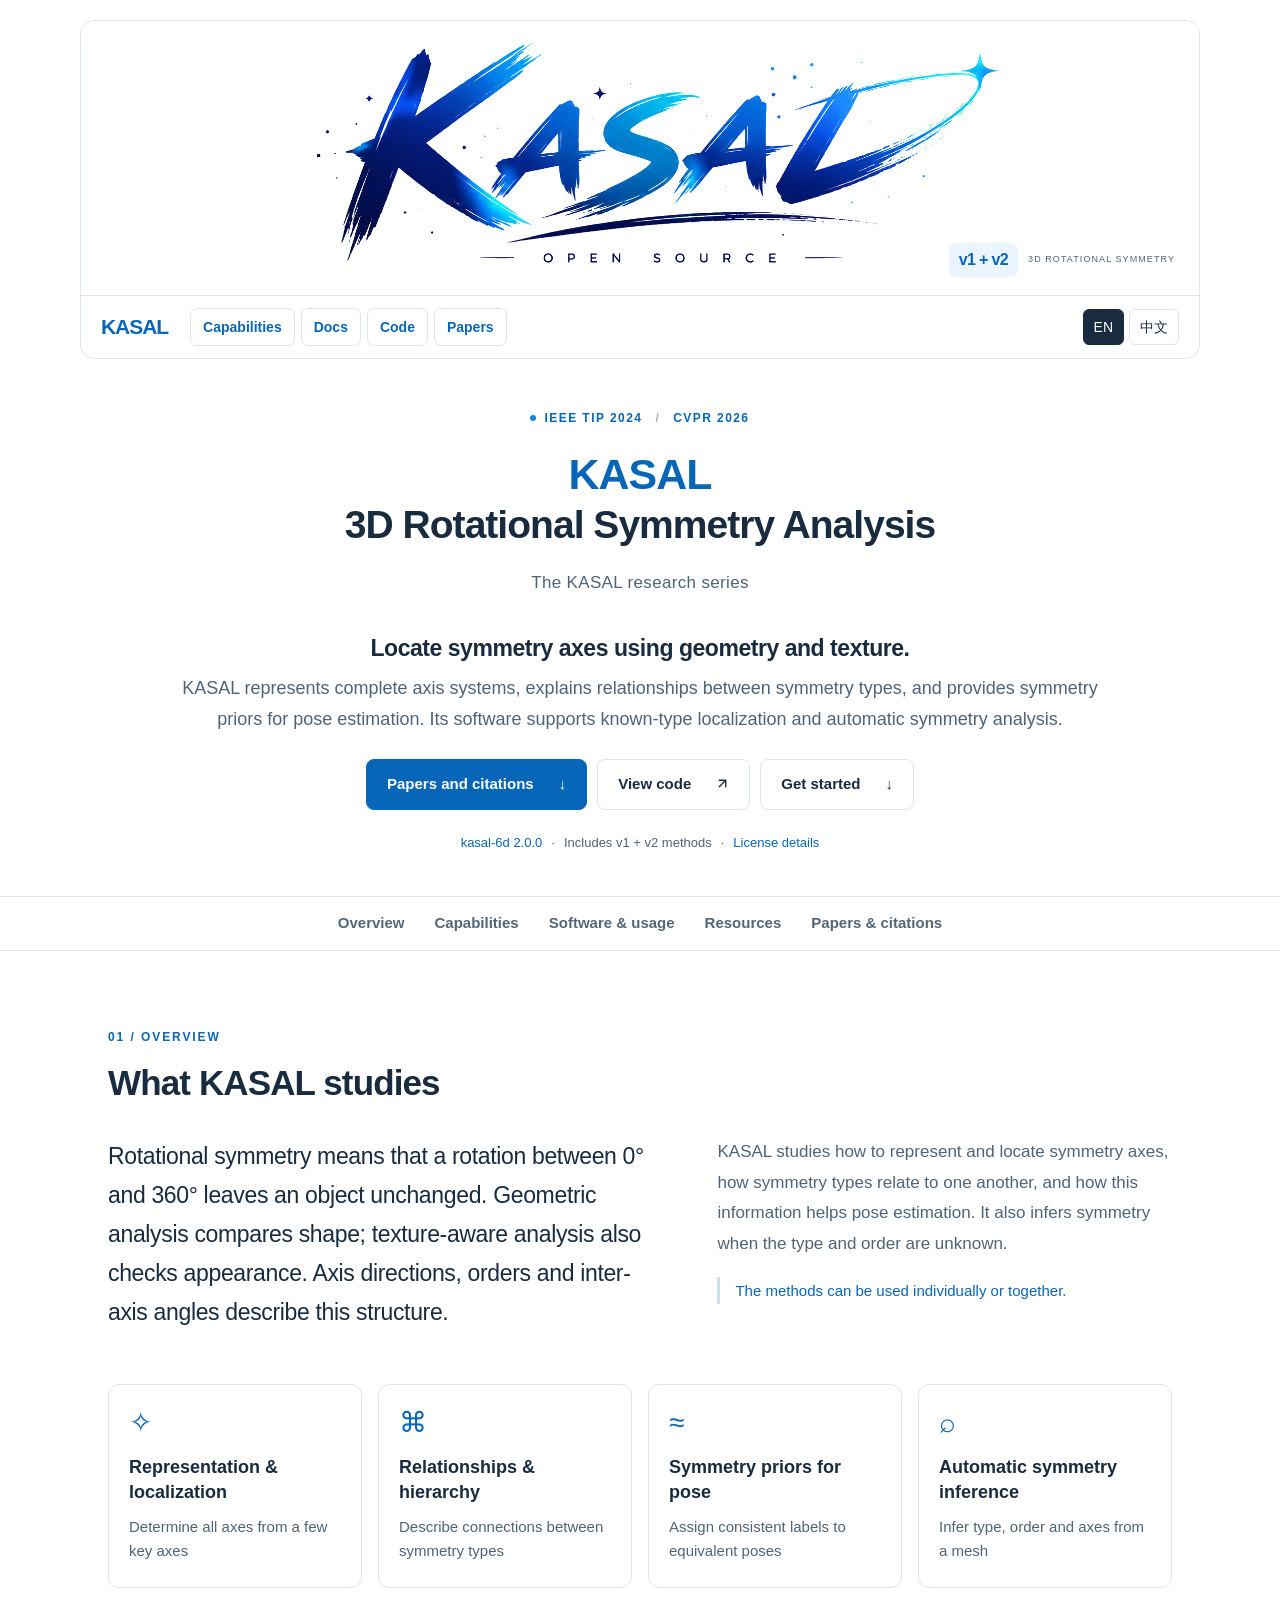
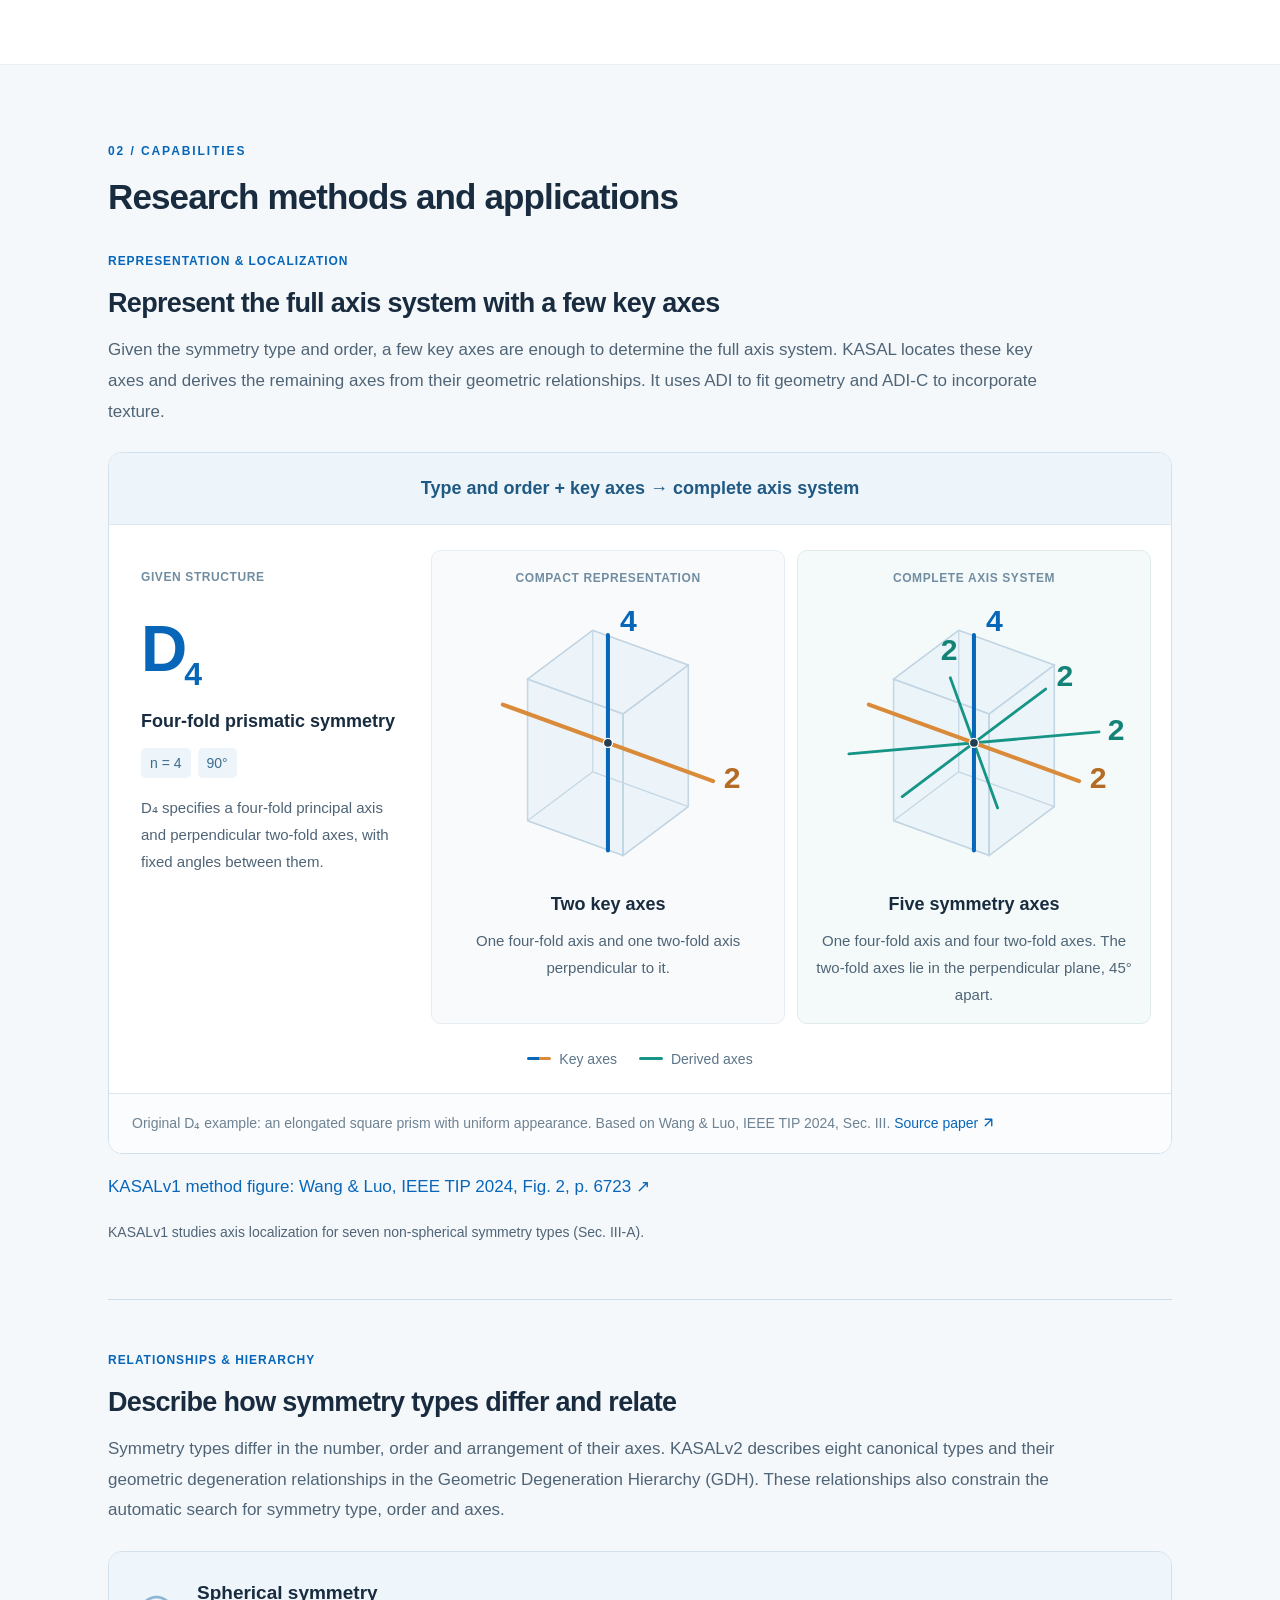
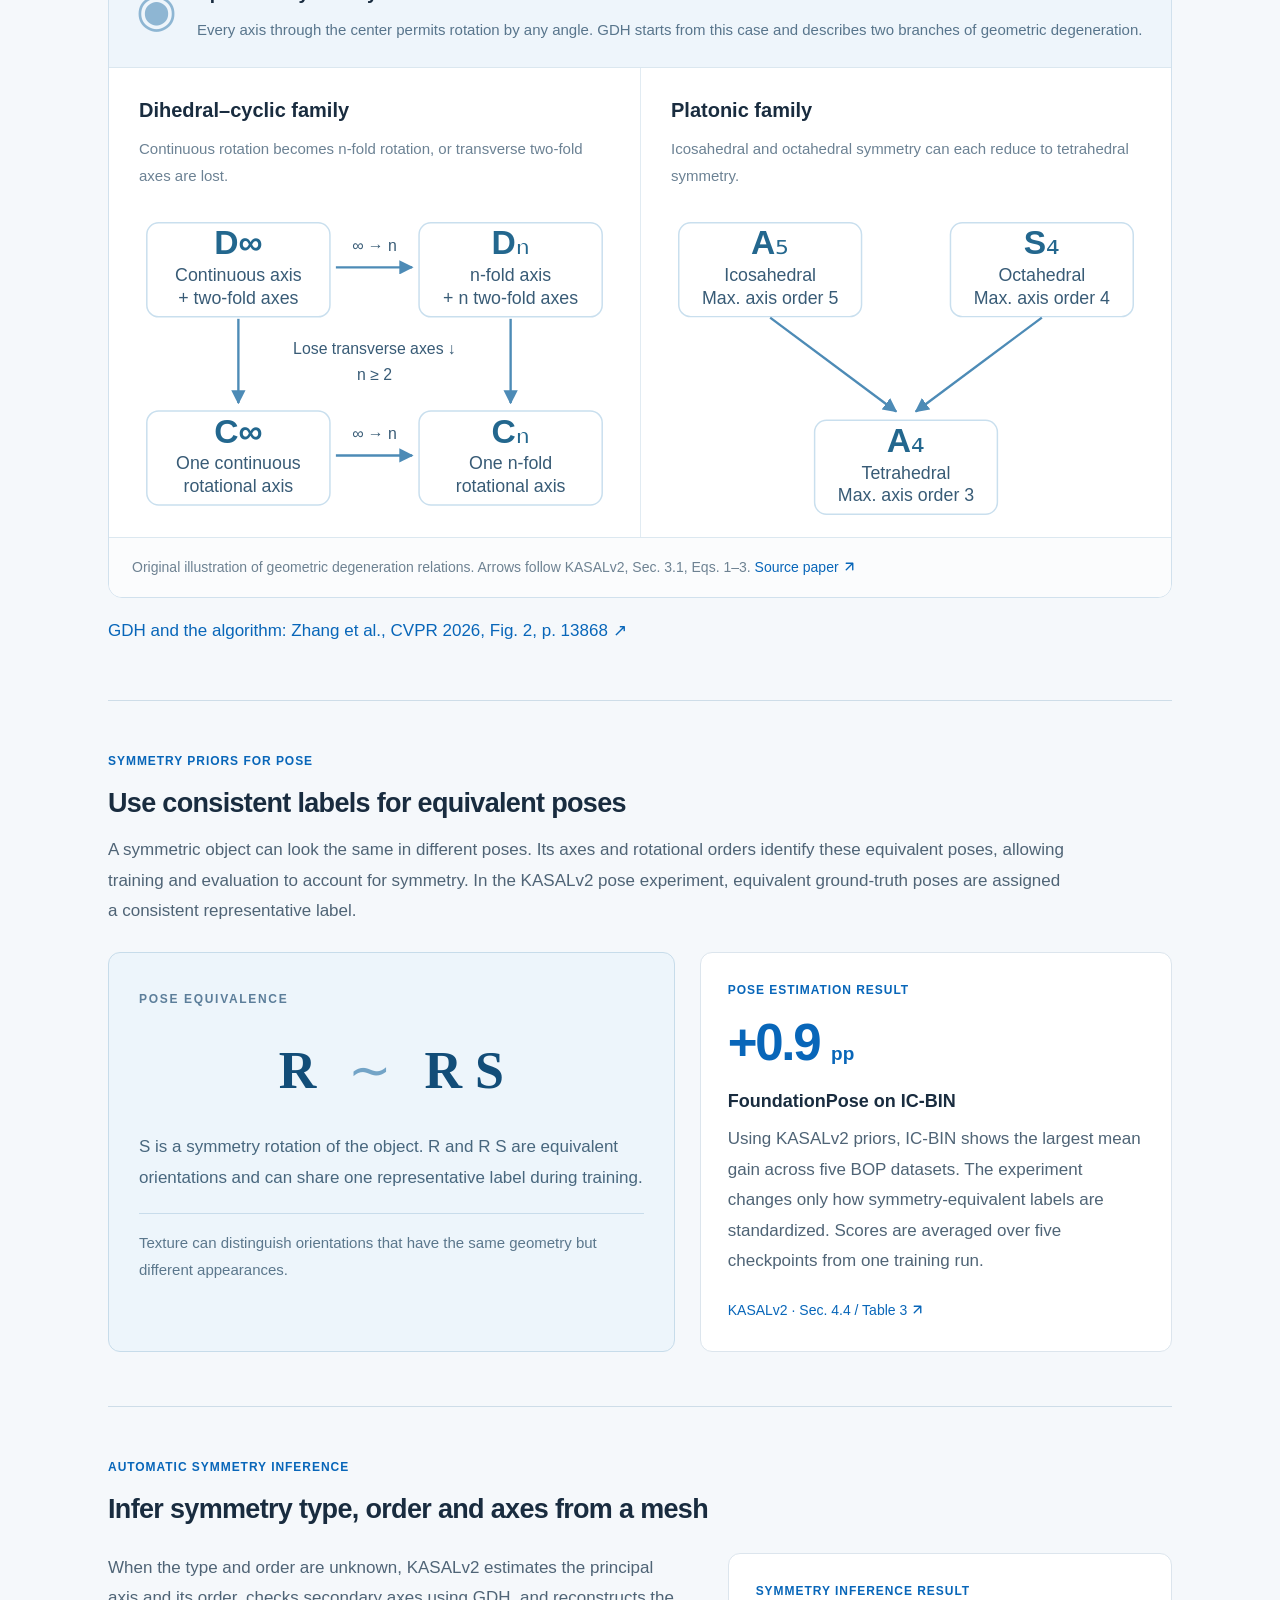
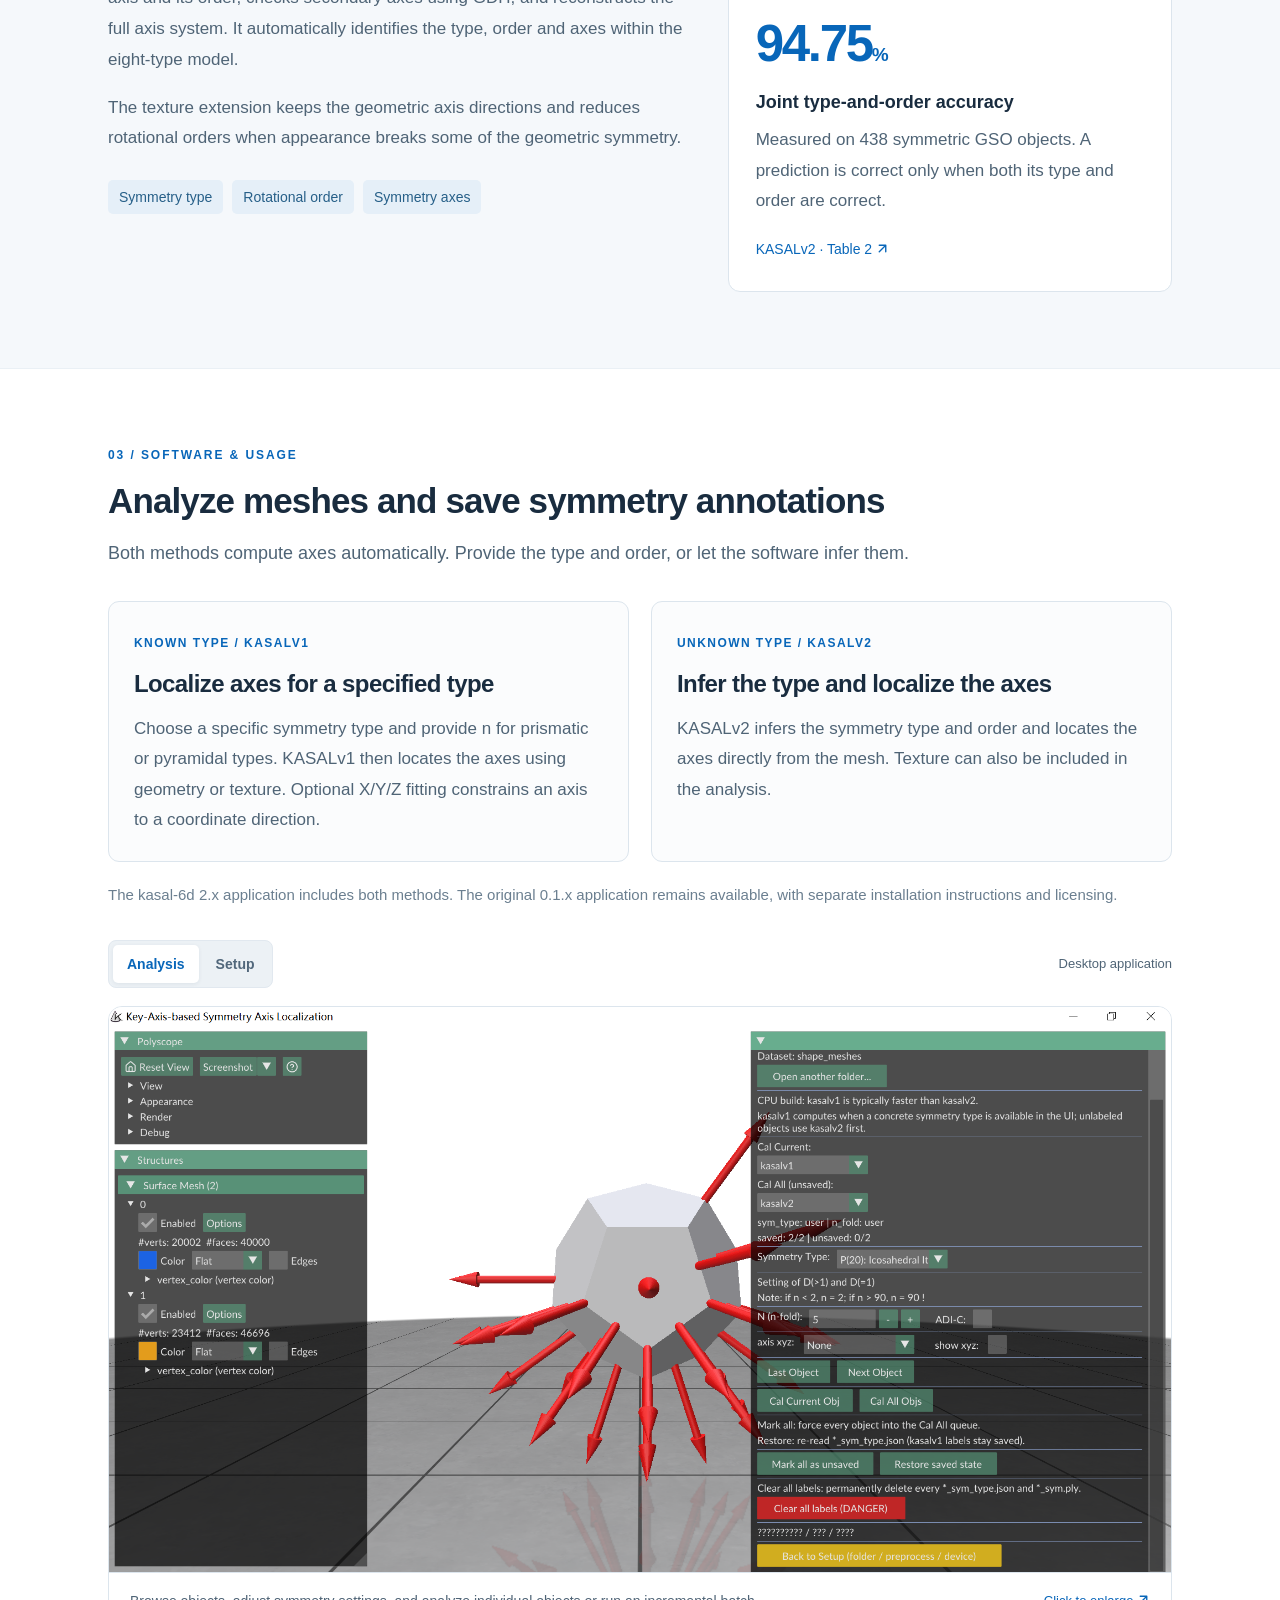
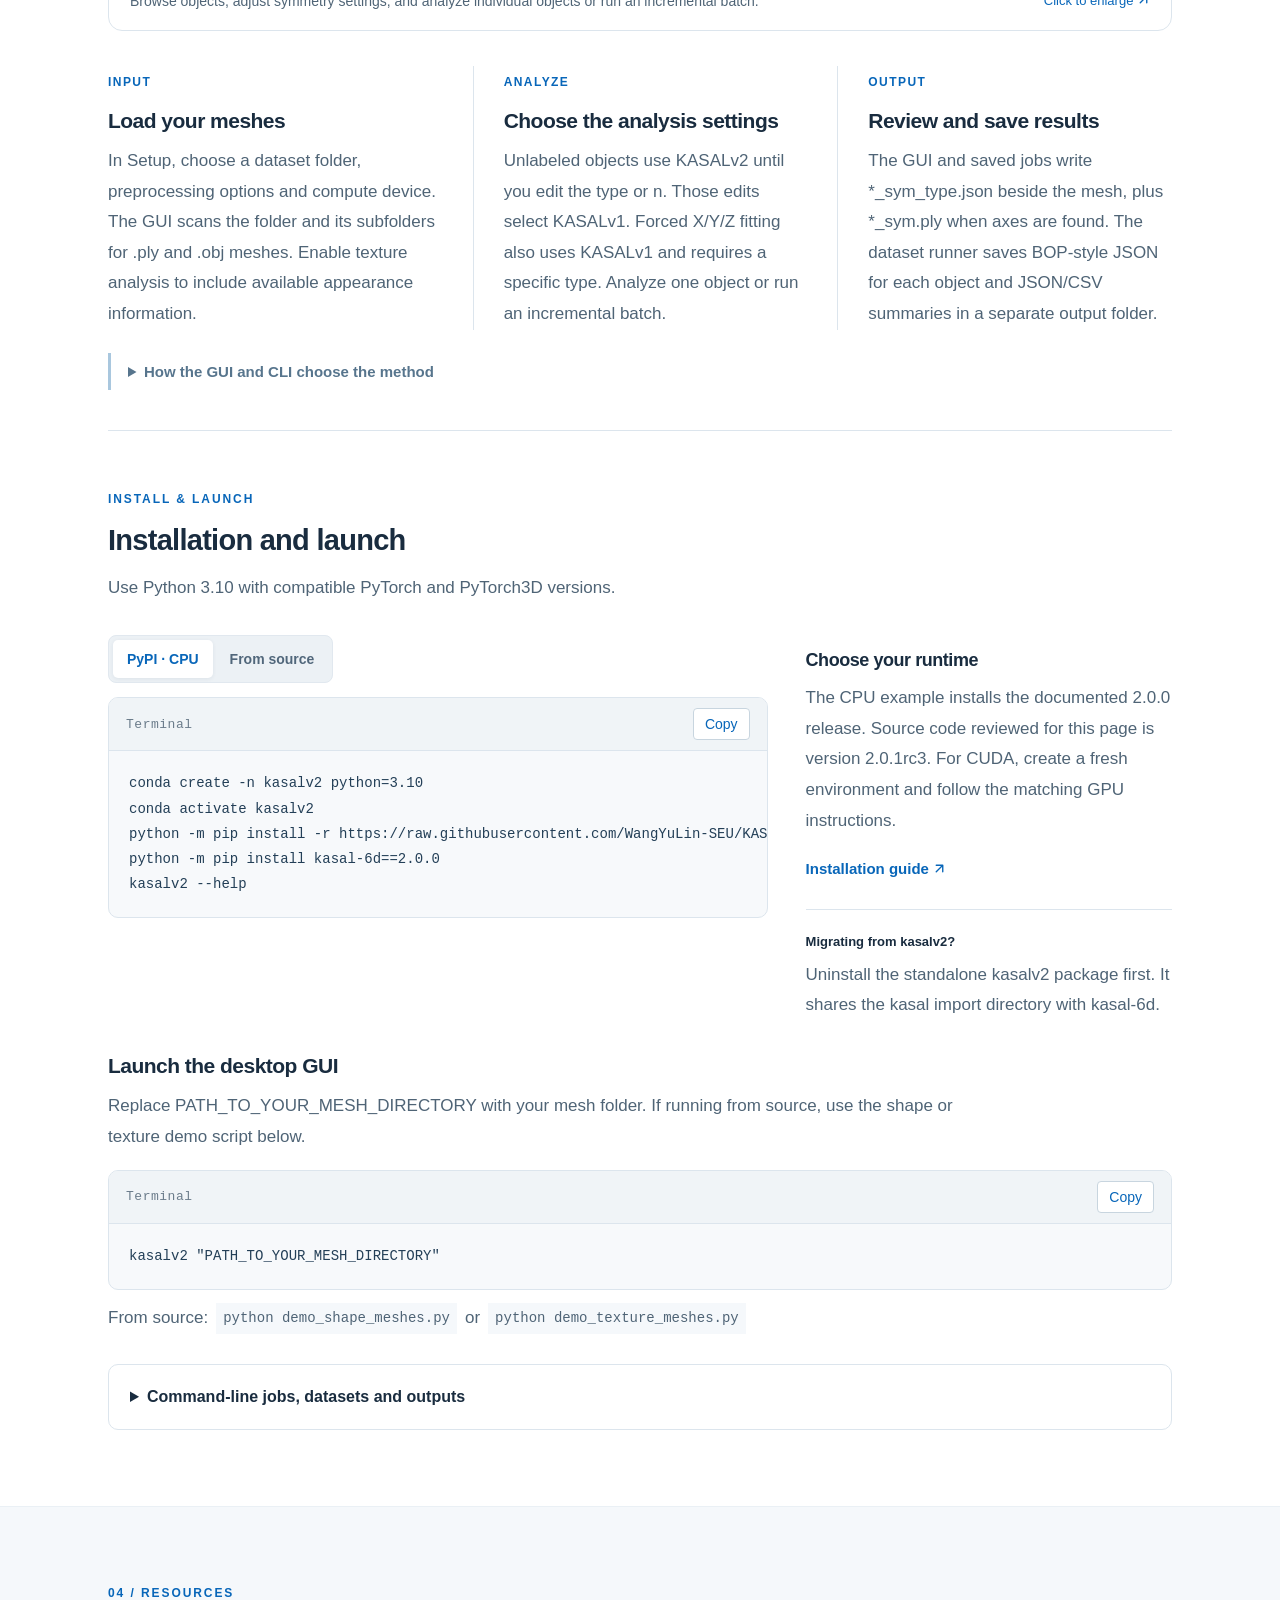
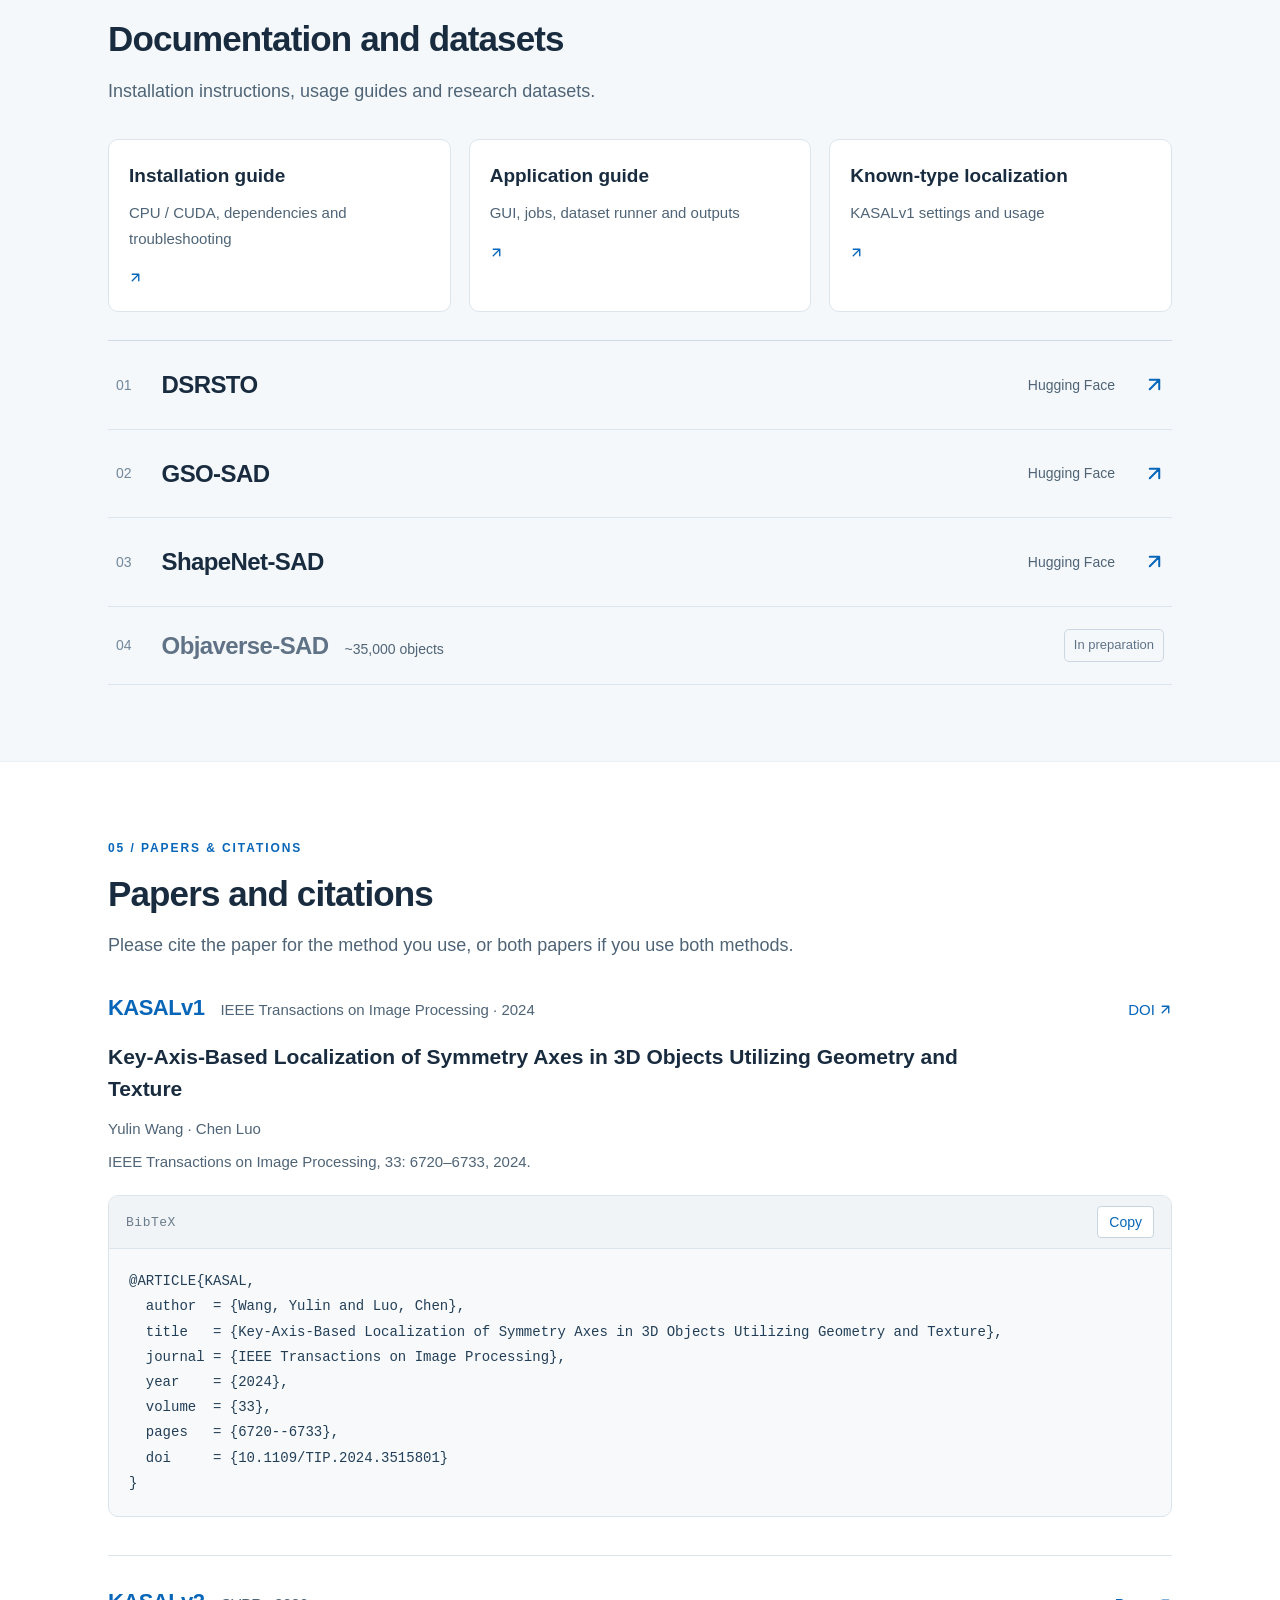
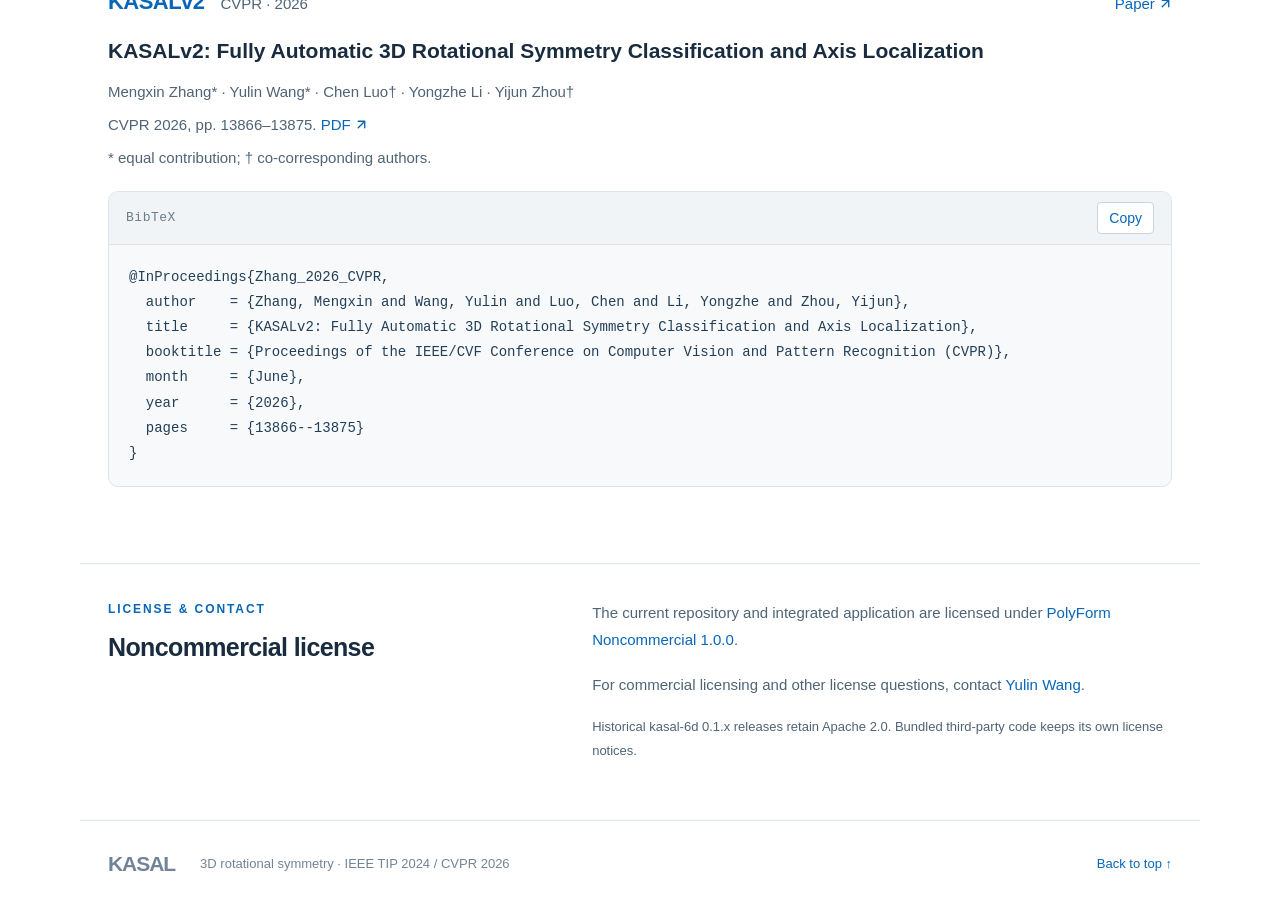
<file: docs/index.html>
<!doctype html>
<html lang="en">
<head>
  <meta charset="utf-8">
  <meta name="viewport" content="width=device-width, initial-scale=1">
  <meta http-equiv="refresh" content="0; url=site/">
  <title>KASAL</title>
  <script>window.location.replace('site/' + window.location.search + window.location.hash);</script>
</head>
<body>
  <p><a href="site/">KASAL project website · KASAL 项目网页</a></p>
</body>
</html>
</file>
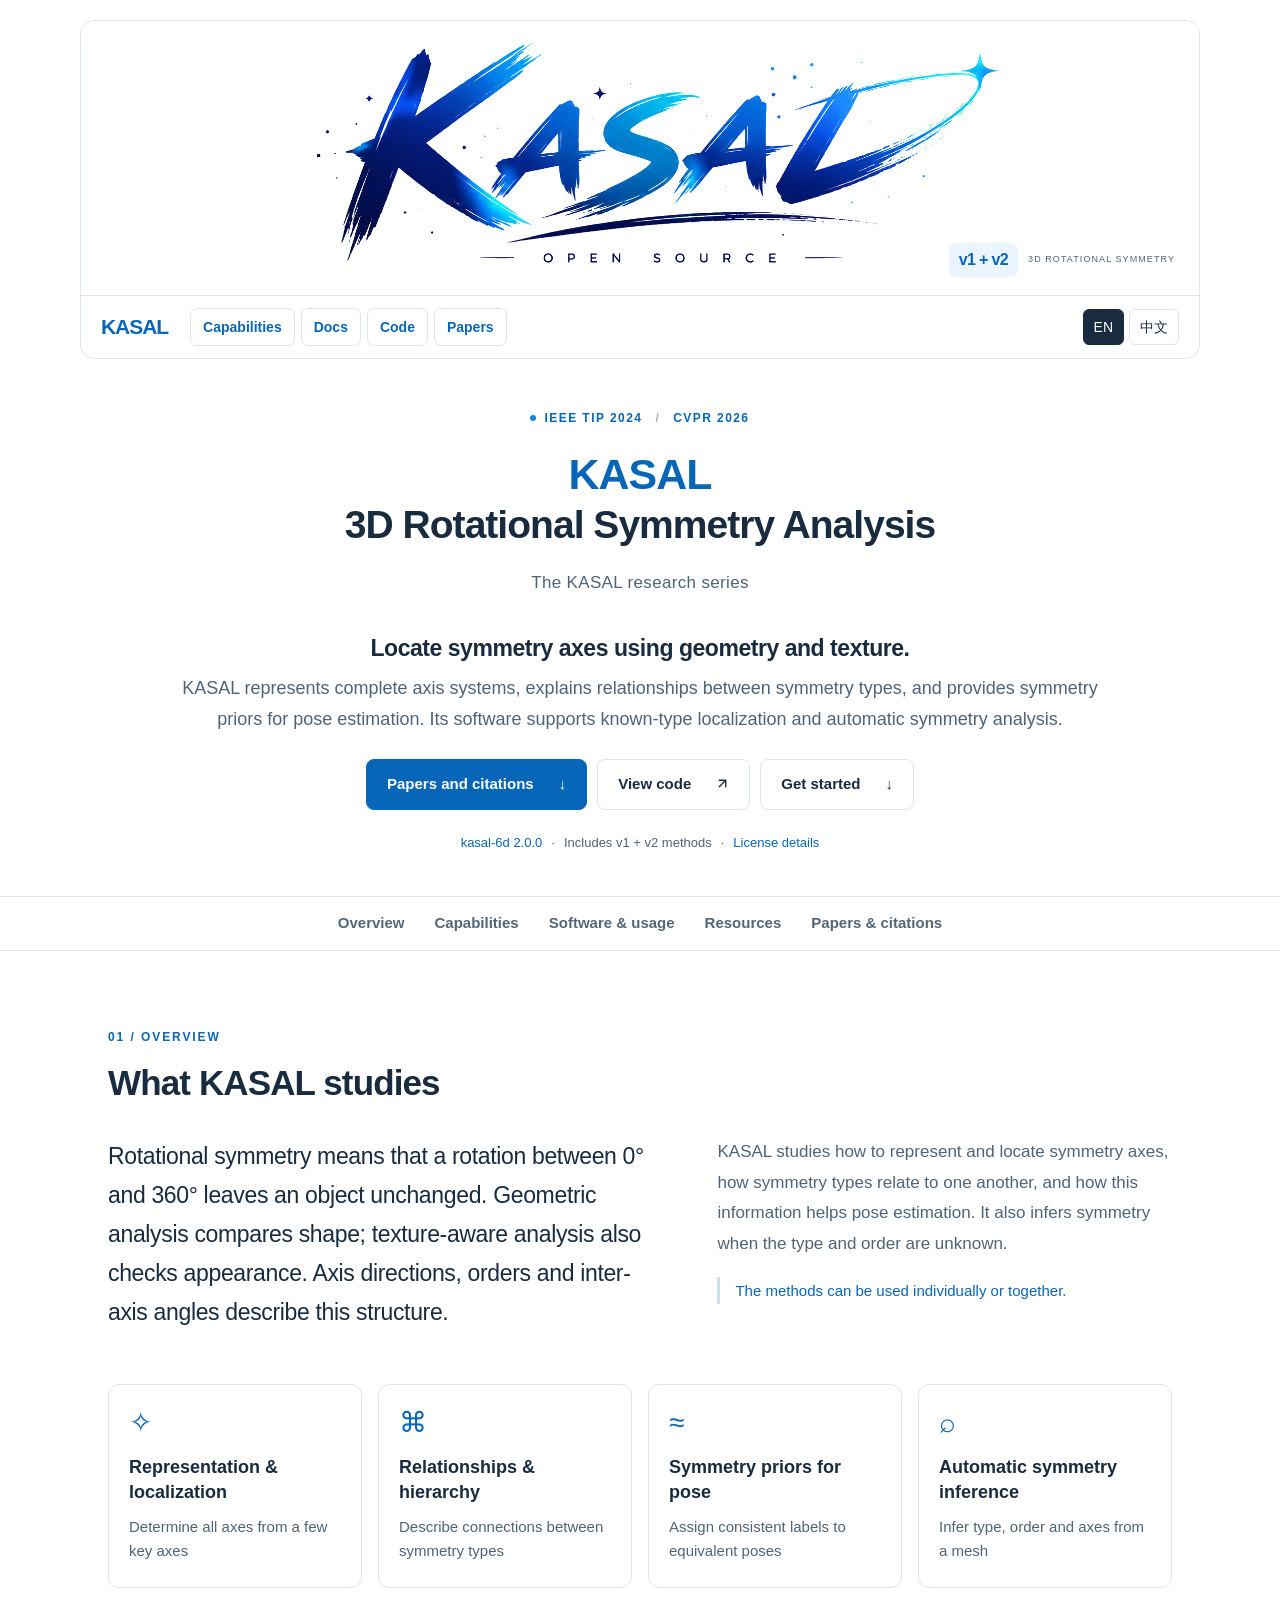
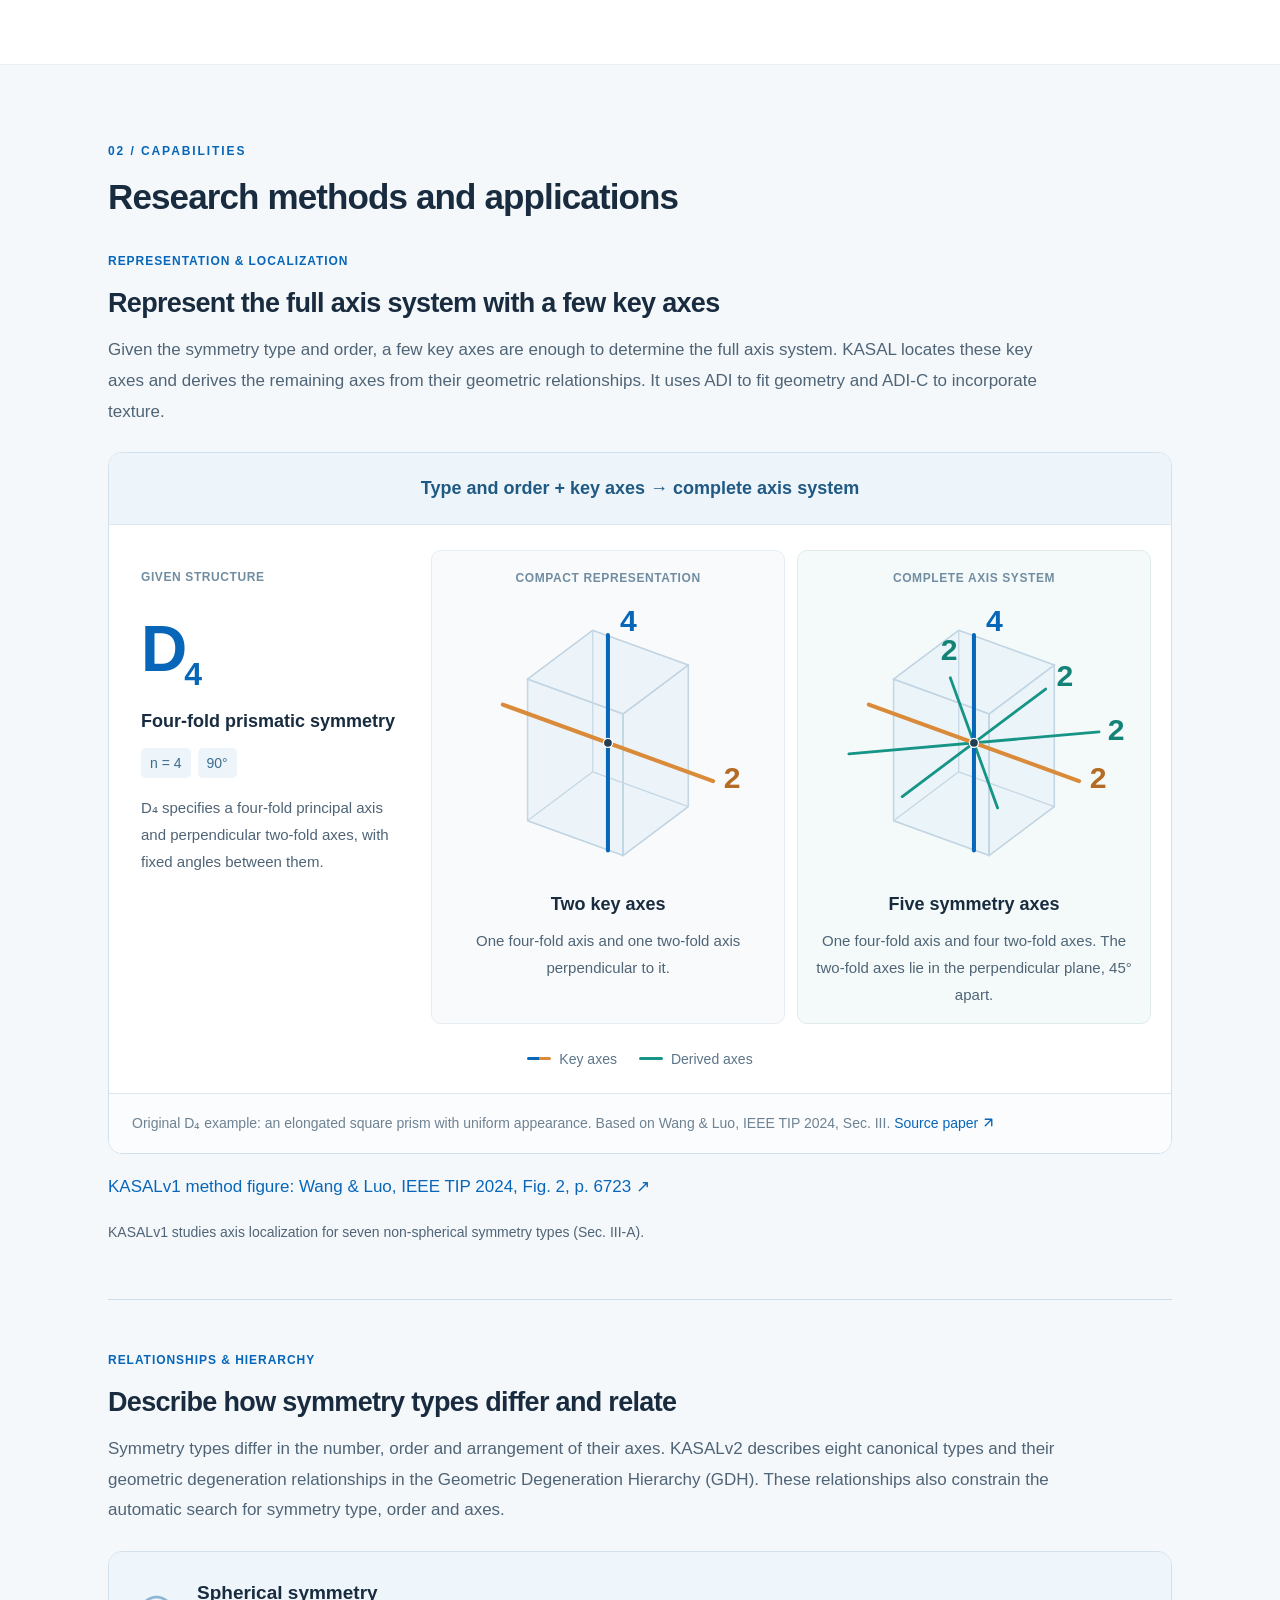
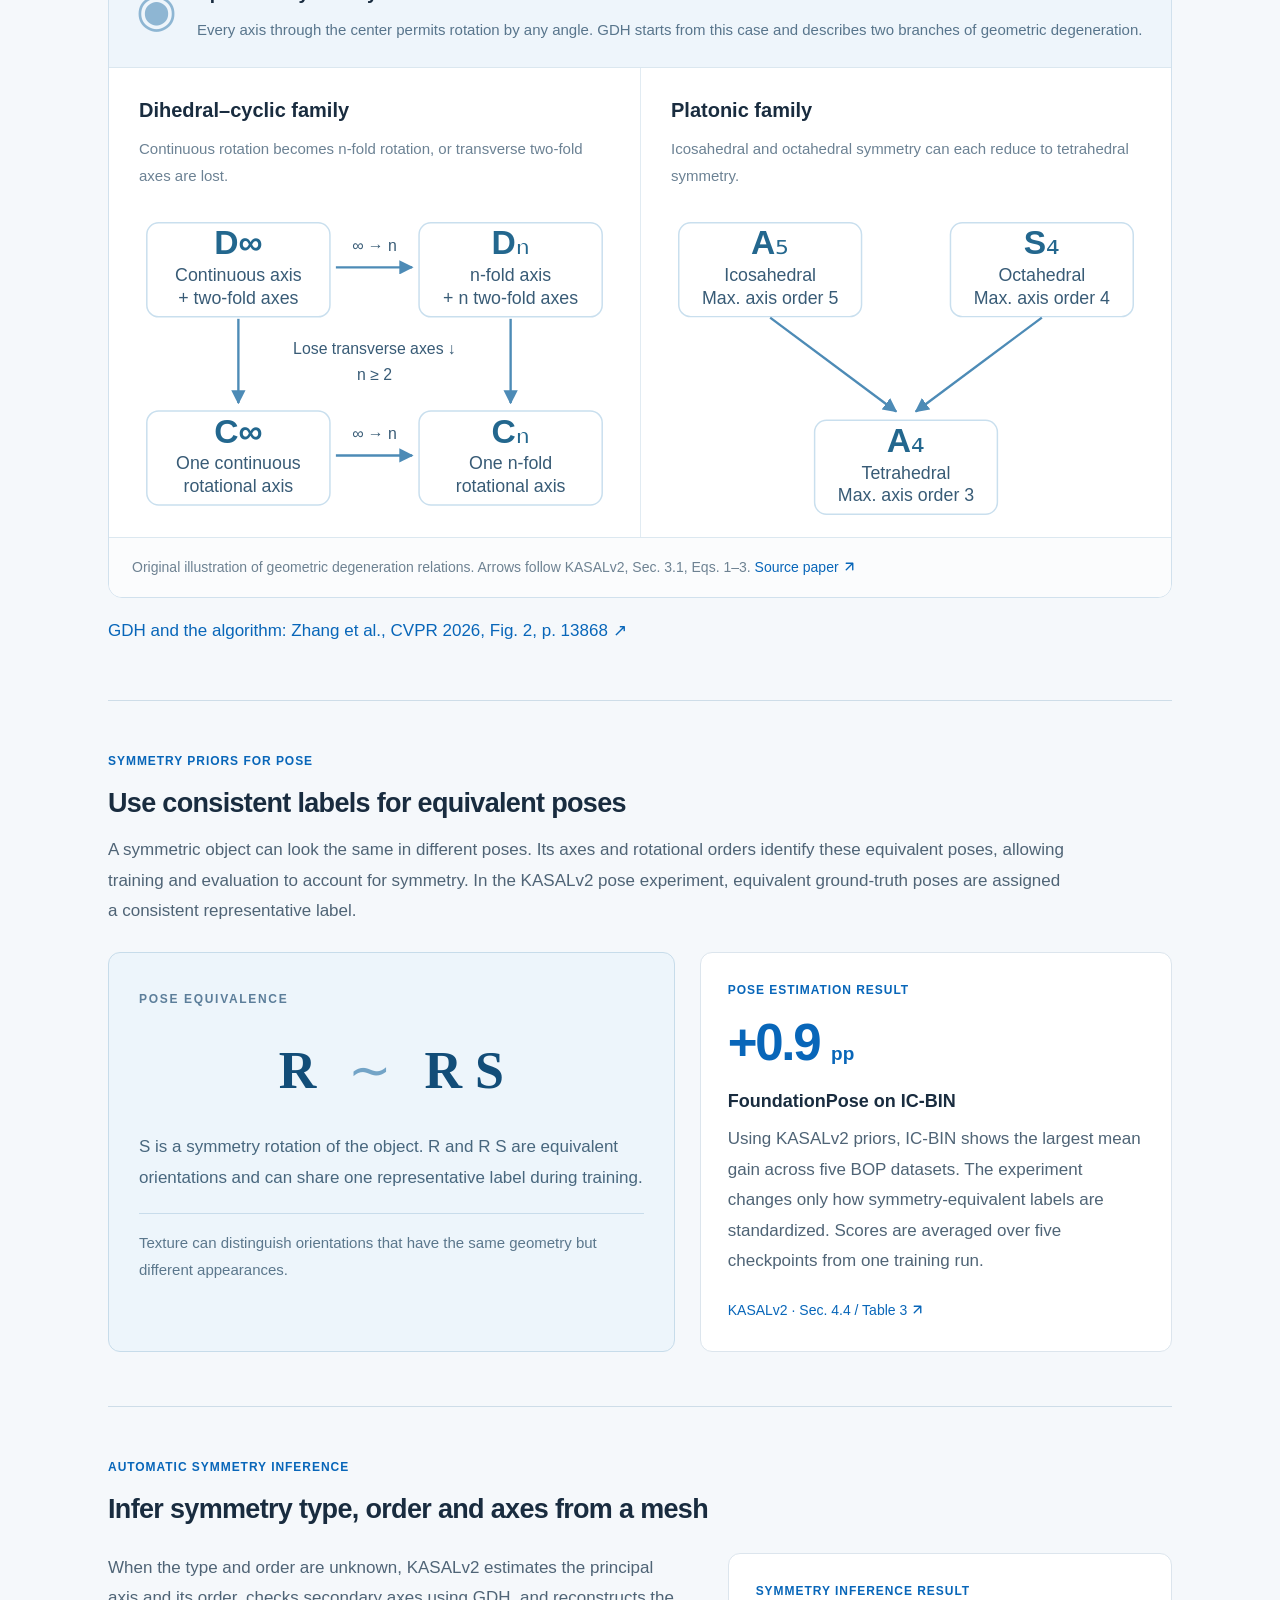
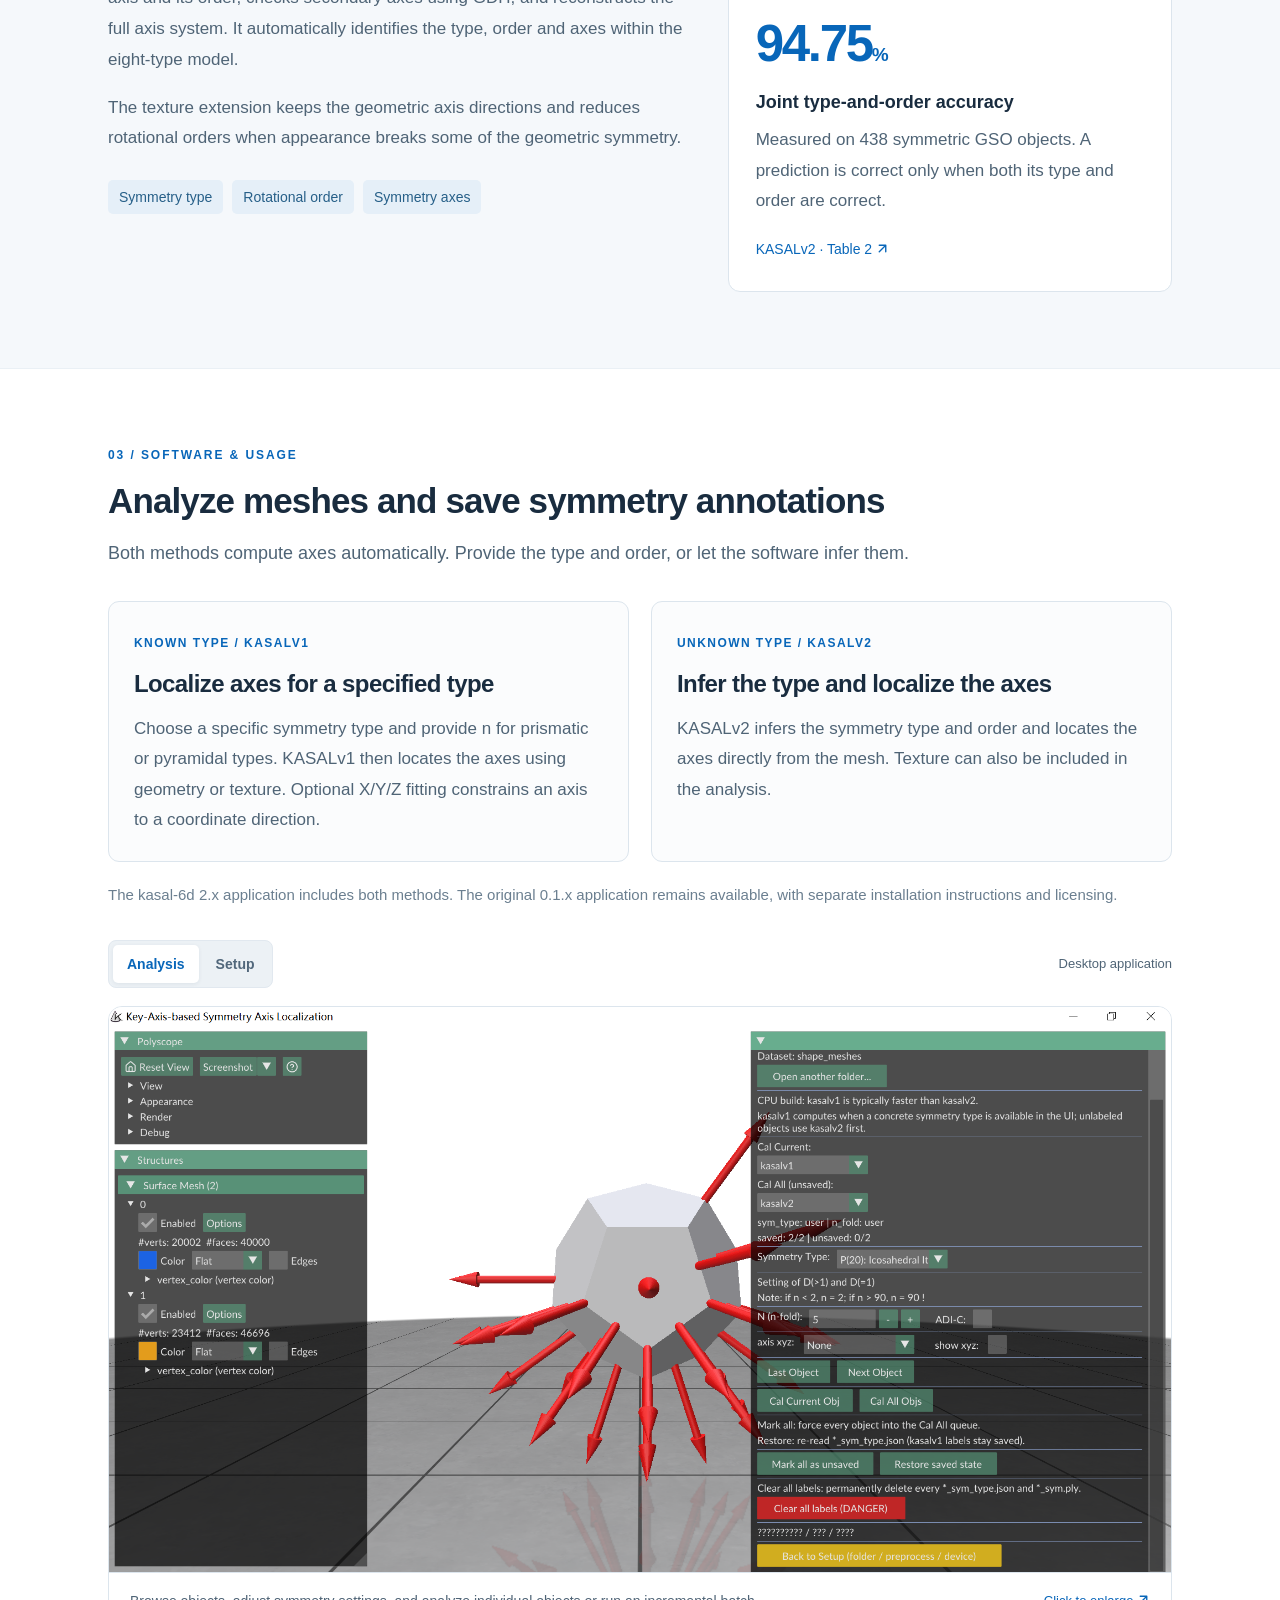
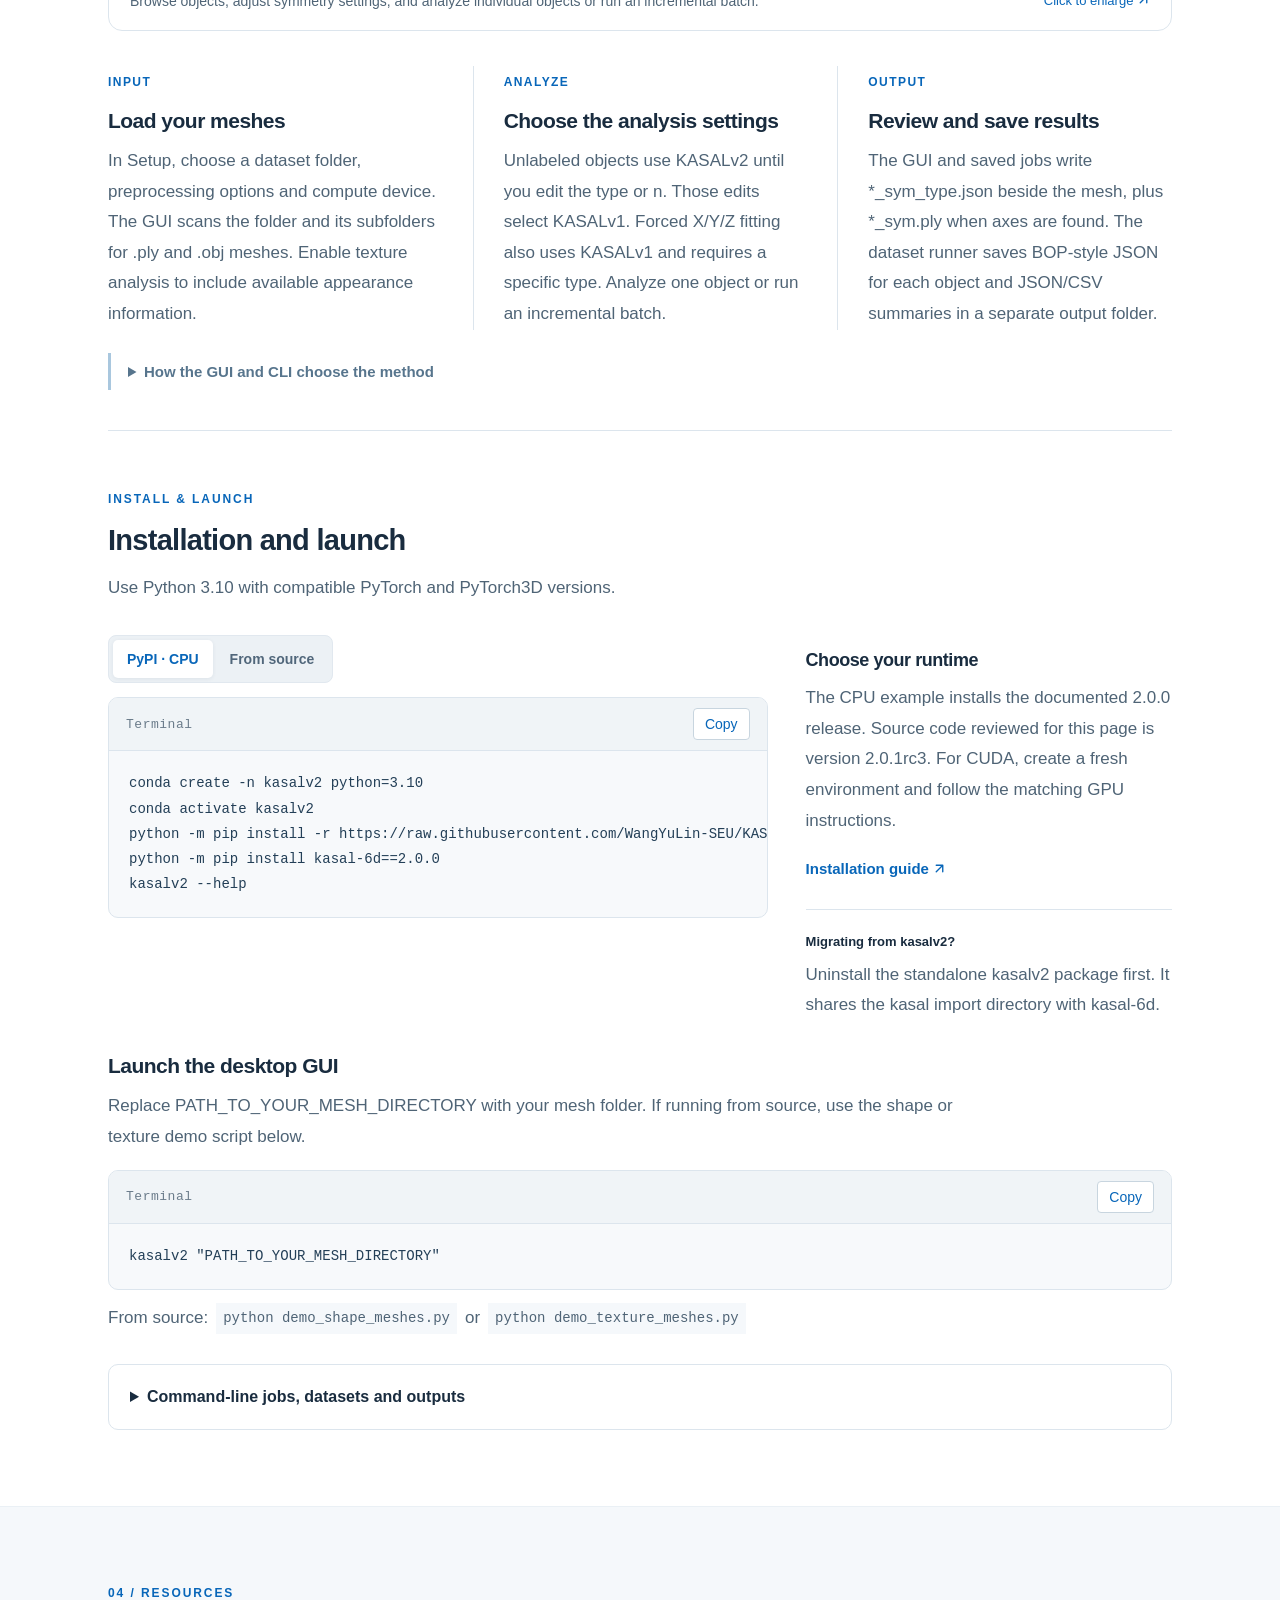
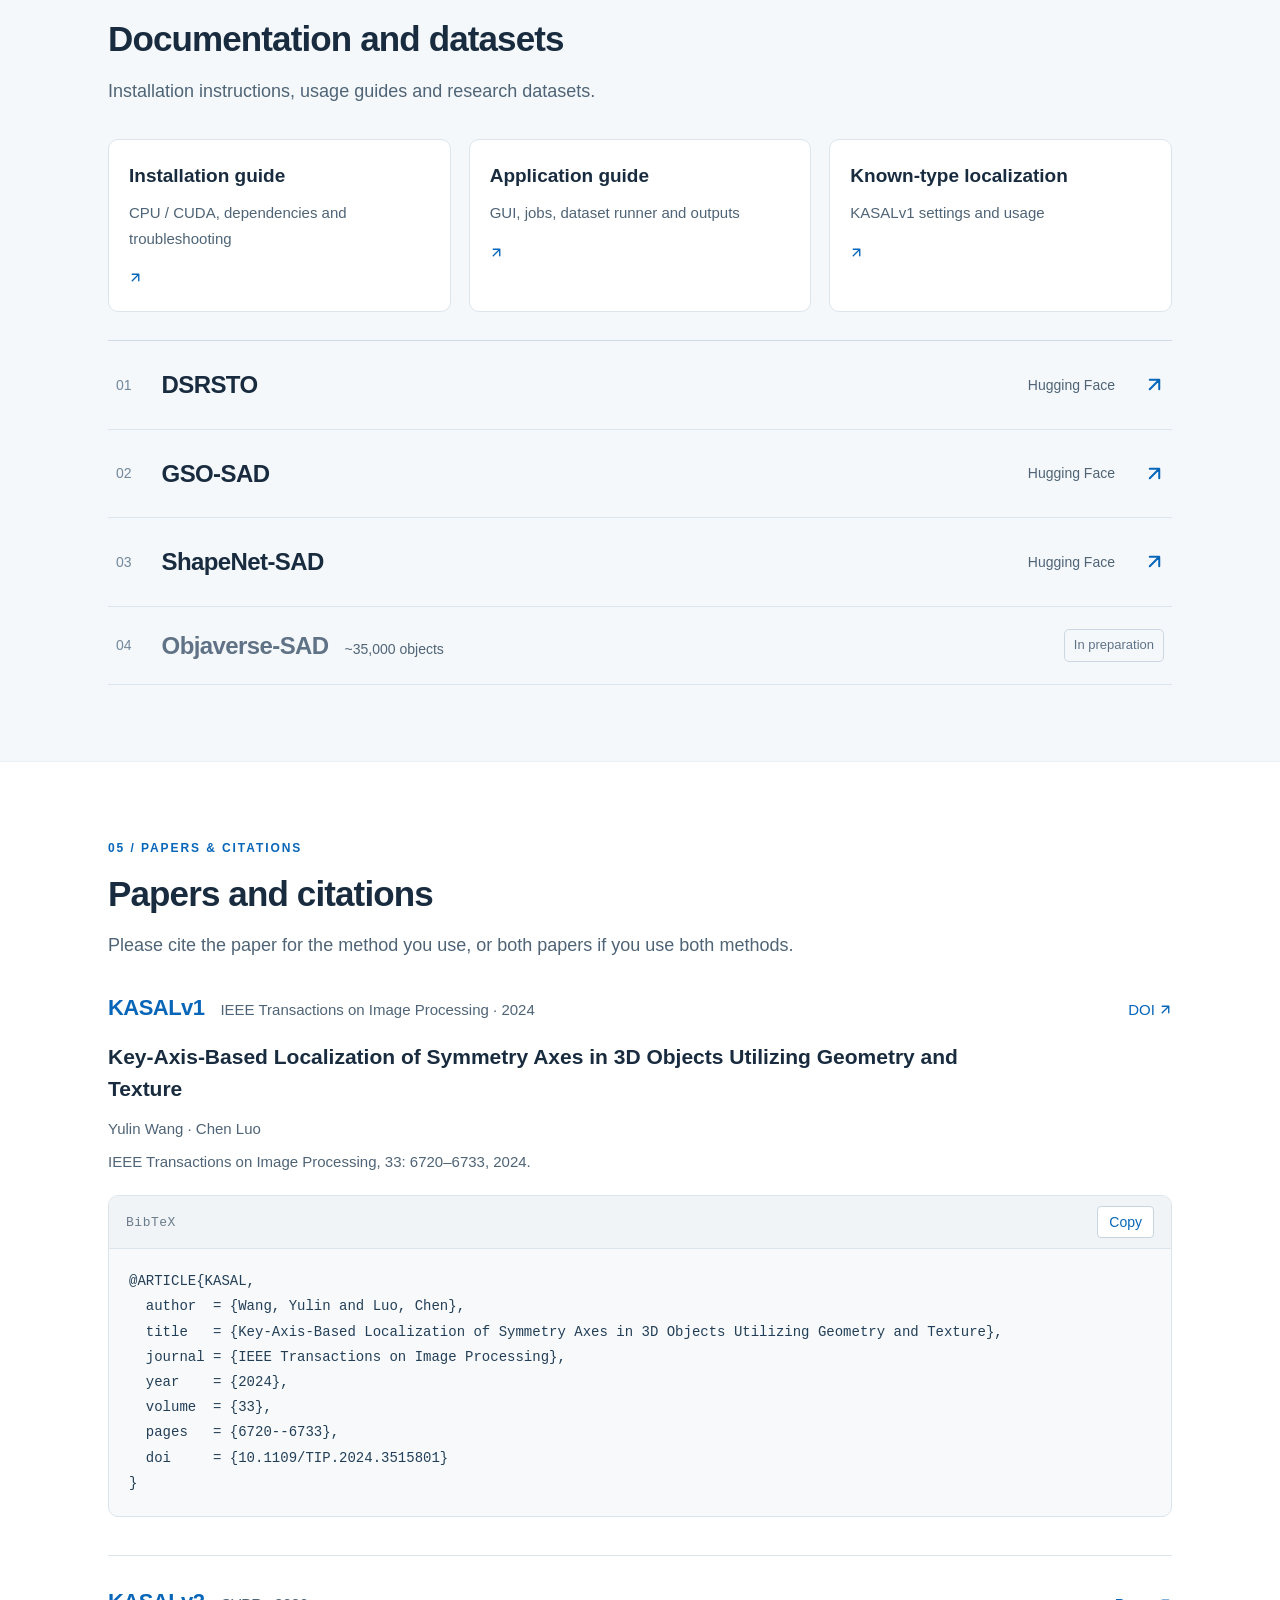
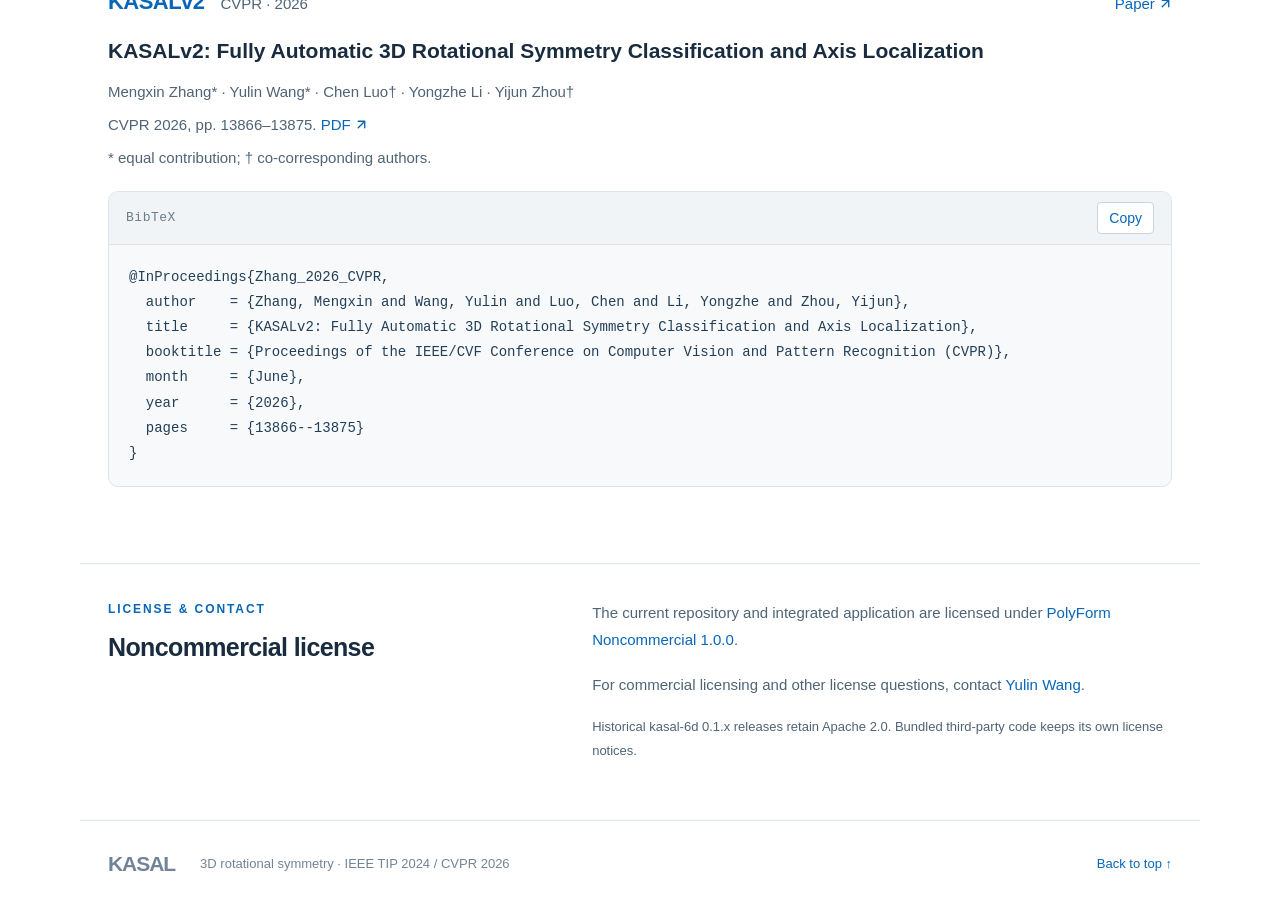
<file: docs/site/index.html>
<!doctype html>
<html lang="en" data-lang="en">
<head>
<meta charset="utf-8"><meta name="viewport" content="width=device-width, initial-scale=1">
<meta name="theme-color" content="#0866b9">
<title>KASAL | 3D Rotational Symmetry Research</title>
<meta name="description" content="KASAL methods and software for 3D rotational symmetry: axis localization, relationships between symmetry types, pose estimation and automatic analysis. Papers and datasets.">
<meta property="og:title" content="KASAL · IEEE TIP 2024 / CVPR 2026">
<meta property="og:description" content="Methods and software for 3D rotational symmetry analysis using geometry and texture. Papers, code and datasets from the KASAL research series.">
<meta property="og:type" content="website">
<link rel="icon" href="assets/favicon.svg" type="image/svg+xml">
<link rel="stylesheet" href="assets/site.css">
<script src="assets/site.js" defer></script>
</head><body>
<a class="skip-link" href="#main"><span class="en">Skip to content</span><span class="zh" lang="zh-CN">跳转到正文</span></a><header class="site-header" id="top">
<div class="banner"><img src="assets/kasal_icon.png" alt="KASAL" width="1448" height="543" fetchpriority="high"><div class="banner-note"><span class="edition">v1 + v2</span><span><span class="en">3D ROTATIONAL SYMMETRY</span><span class="zh" lang="zh-CN">三维旋转对称研究系列</span></span></div></div>
<nav class="topnav" aria-label="Main navigation"><a class="wordmark" href="#top">KASAL</a><div class="nav-links"><a href="#capabilities" class="" ><span class="en">Capabilities</span><span class="zh" lang="zh-CN">能力</span></a><a href="https://github.com/WangYuLin-SEU/KASAL/blob/kasalv2/docs/install.md" class="" data-href-en="https://github.com/WangYuLin-SEU/KASAL/blob/kasalv2/docs/install.md" data-href-zh="https://github.com/WangYuLin-SEU/KASAL/blob/kasalv2/docs/install_zh.md"><span class="en">Docs</span><span class="zh" lang="zh-CN">文档</span></a><a href="https://github.com/WangYuLin-SEU/KASAL" class="" ><span class="en">Code</span><span class="zh" lang="zh-CN">代码</span></a><a href="#citation" class="" ><span class="en">Papers</span><span class="zh" lang="zh-CN">论文</span></a></div><div class="language-switch" role="group" aria-label="Language"><button type="button" data-language="en" aria-pressed="true" lang="en">EN</button><button type="button" data-language="zh" aria-pressed="false" lang="zh-CN">中文</button></div></nav>
</header>
<main id="main">
<section class="hero section-wrap" aria-labelledby="hero-title"><p class="venue"><span class="dot"></span> IEEE TIP 2024 <span class="venue-divider">/</span> CVPR 2026</p>
<h1 id="hero-title"><span class="title-brand">KASAL</span><br><span class="en">3D Rotational Symmetry Analysis</span><span class="zh" lang="zh-CN"><span class="title-phrase">三维旋转对称分析</span><wbr><span class="title-phrase">与对称轴定位</span></span></h1>
<p class="series-subtitle"><span class="en">The KASAL research series</span><span class="zh" lang="zh-CN">KASAL 研究系列</span></p>
<p class="hero-lead"><span class="en">Locate symmetry axes using geometry and texture.</span><span class="zh" lang="zh-CN">结合几何与纹理，分析旋转对称并定位对称轴。</span></p><p class="hero-detail"><span class="en">KASAL represents complete axis systems, explains relationships between symmetry types, and provides symmetry priors for pose estimation. Its software supports known-type localization and automatic symmetry analysis.</span><span class="zh" lang="zh-CN">KASAL 研究如何表示完整轴系、描述不同对称类型的关系，并将对称信息用于位姿估计。<br>软件既支持指定类型后的轴定位，也支持未知类型的自动分析。</span></p>
<div class="hero-actions"><a href="#citation" class="button primary" ><span class="en">Papers and citations</span><span class="zh" lang="zh-CN">论文与引用</span> <span aria-hidden="true">↓</span></a><a href="https://github.com/WangYuLin-SEU/KASAL" class="button" ><span class="en">View code</span><span class="zh" lang="zh-CN">查看代码</span> <span aria-hidden="true"><svg class="arrow-icon" aria-hidden="true" viewBox="0 0 16 16"><path d="M4 12 12 4M4 4h8v8"/></svg></span></a><a href="#get-started" class="button" ><span class="en">Get started</span><span class="zh" lang="zh-CN">开始使用</span> <span aria-hidden="true">↓</span></a></div>
<p class="release-line"><a href="https://pypi.org/project/kasal-6d/2.0.0/">kasal-6d 2.0.0</a><span>·</span><span class="en">Includes v1 + v2 methods</span><span class="zh" lang="zh-CN">集成 v1 + v2 方法</span><span>·</span><a href="#license" class="" ><span class="en">License details</span><span class="zh" lang="zh-CN">许可说明</span></a></p>
</section>
<div class="section-nav-wrap"><nav class="section-nav" aria-label="Page sections"><a href="#overview" class="" ><span class="en">Overview</span><span class="zh" lang="zh-CN">概览</span></a><a href="#capabilities" class="" ><span class="en">Capabilities</span><span class="zh" lang="zh-CN">能力</span></a><a href="#software" class="" ><span class="en">Software & usage</span><span class="zh" lang="zh-CN">软件与使用</span></a><a href="#resources" class="" ><span class="en">Resources</span><span class="zh" lang="zh-CN">资源</span></a><a href="#citation" class="" ><span class="en">Papers & citations</span><span class="zh" lang="zh-CN">论文与引用</span></a></nav></div>
<section id="overview" class="section-wrap section-block overview"><div class="section-heading"><span class="eyebrow">01 / OVERVIEW</span><h2><span class="en">What KASAL studies</span><span class="zh" lang="zh-CN">KASAL 研究什么</span></h2></div>
<div class="overview-grid"><p class="large-copy"><span class="en">Rotational symmetry means that a rotation between 0° and 360° leaves an object unchanged. Geometric analysis compares shape; texture-aware analysis also checks appearance. Axis directions, orders and inter-axis angles describe this structure.</span><span class="zh" lang="zh-CN">物体旋转一个大于 0°、小于 360° 的角度后仍保持不变，就具有旋转对称性。几何分析比较形状，纹理分析还要求外观一致。轴的方向、阶数和轴间夹角共同描述这种结构。</span></p><div class="overview-aside"><p><span class="en">KASAL studies how to represent and locate symmetry axes, how symmetry types relate to one another, and how this information helps pose estimation. It also infers symmetry when the type and order are unknown.</span><span class="zh" lang="zh-CN">KASAL 研究如何表示与定位对称轴、不同对称类型之间有什么关系，以及这些信息如何用于位姿估计。对于类型和阶数未知的物体，它也提供自动分析方法。</span></p><p class="independence-note"><span class="en">The methods can be used individually or together.</span><span class="zh" lang="zh-CN">这些方法可单独使用，也可组合使用。</span></p></div></div>
<div class="capability-index">
<a href="#representation"><span class="capability-symbol" aria-hidden="true">✧</span><strong><span class="en">Representation & localization</span><span class="zh" lang="zh-CN">结构表示与定位</span></strong><span><span class="en">Determine all axes from a few key axes</span><span class="zh" lang="zh-CN">由少量关键轴确定完整轴系</span></span></a>
<a href="#relationships"><span class="capability-symbol" aria-hidden="true">⌘</span><strong><span class="en">Relationships & hierarchy</span><span class="zh" lang="zh-CN">结构关系与层次</span></strong><span><span class="en">Describe connections between symmetry types</span><span class="zh" lang="zh-CN">描述对称类型之间的联系</span></span></a>
<a href="#pose-priors"><span class="capability-symbol" aria-hidden="true">≈</span><strong><span class="en">Symmetry priors for pose</span><span class="zh" lang="zh-CN">位姿估计中的对称先验</span></strong><span><span class="en">Assign consistent labels to equivalent poses</span><span class="zh" lang="zh-CN">为等价位姿使用一致的标签</span></span></a>
<a href="#automatic"><span class="capability-symbol" aria-hidden="true">⌕</span><strong><span class="en">Automatic symmetry inference</span><span class="zh" lang="zh-CN">自动识别对称结构</span></strong><span><span class="en">Infer type, order and axes from a mesh</span><span class="zh" lang="zh-CN">从网格推断类型、阶数与轴系</span></span></a>
</div></section>
<section id="capabilities" class="section-block soft-section"><div class="section-wrap"><div class="section-heading"><span class="eyebrow">02 / CAPABILITIES</span><h2><span class="en">Research methods and applications</span><span class="zh" lang="zh-CN">研究方法与应用</span></h2></div>
<article id="representation" class="capability-study"><div class="method-heading"><span class="study-label"><span class="en">REPRESENTATION & LOCALIZATION</span><span class="zh" lang="zh-CN">结构表示与定位</span></span><h3><span class="en">Represent the full axis system with a few key axes</span><span class="zh" lang="zh-CN">用少量关键轴表示完整轴系</span></h3><p><span class="en">Given the symmetry type and order, a few key axes are enough to determine the full axis system. KASAL locates these key axes and derives the remaining axes from their geometric relationships. It uses ADI to fit geometry and ADI-C to incorporate texture.</span><span class="zh" lang="zh-CN">已知对称类型和阶数时，少量关键轴就能确定完整轴系。KASAL 先定位关键轴，再根据轴间的几何关系求出其余对称轴。几何定位使用 ADI，结合纹理时使用 ADI-C。</span></p></div>
<figure id="key-axis-representation" class="compact-representation"><div class="representation-equation"><span class="en">Type and order + key axes → complete axis system</span><span class="zh" lang="zh-CN">类型与阶数 + 关键轴 → 完整轴系</span></div><div class="representation-grid"><div class="constraint-card"><span class="diagram-kicker"><span class="en">GIVEN STRUCTURE</span><span class="zh" lang="zh-CN">已知结构</span></span><span class="group-symbol">D<sub>4</sub></span><h4><span class="en">Four-fold prismatic symmetry</span><span class="zh" lang="zh-CN">四阶棱柱对称</span></h4><div class="constraint-chips"><span>n = 4</span><span>90°</span></div><p><span class="en">D₄ specifies a four-fold principal axis and perpendicular two-fold axes, with fixed angles between them.</span><span class="zh" lang="zh-CN">D₄ 具有一条四阶主轴和与之垂直的二阶轴，轴间夹角由类型确定。</span></p></div><div class="axis-card"><span class="diagram-kicker"><span class="en">COMPACT REPRESENTATION</span><span class="zh" lang="zh-CN">紧凑表示</span></span><svg class="axes-schematic" viewBox="0 0 320 290" role="img" aria-labelledby="axis-title-keys"><title id="axis-title-keys" data-text-en="D4 key axes: one four-fold axis and one perpendicular two-fold axis" data-text-zh="D4 关键轴：一条四阶轴与一条垂直二阶轴">D4 key axes: one four-fold axis and one perpendicular two-fold axis</title><g fill="#e8f2f9" fill-opacity=".67" stroke="#bed3e2" stroke-width="1.4"><polygon points="80.08,222.40 175.12,256.96 175.12,116.20 80.08,81.64"/><polygon points="175.12,256.96 239.92,208.36 239.92,67.60 175.12,116.20"/><polygon points="80.08,81.64 175.12,116.20 239.92,67.60 144.88,33.04"/></g><g stroke="#c4d6e3" stroke-width="1.2" fill="none"><path d="M80.08,222.40L144.88,173.80"/><path d="M144.88,173.80L239.92,208.36"/><path d="M144.88,173.80L144.88,33.04"/><path d="M80.08,222.40L175.12,256.96"/><path d="M175.12,256.96L239.92,208.36"/><path d="M80.08,81.64L175.12,116.20"/><path d="M175.12,116.20L239.92,67.60"/><path d="M239.92,67.60L144.88,33.04"/><path d="M144.88,33.04L80.08,81.64"/><path d="M80.08,222.40L80.08,81.64"/><path d="M175.12,256.96L175.12,116.20"/><path d="M239.92,208.36L239.92,67.60"/></g><path class="symmetry-axis" data-direction="0.00000000,0.00000000,1.75000000" d="M160.00,252.10L160.00,37.90" stroke="#0866b9" stroke-width="4" stroke-linecap="round" fill="none"/><path class="symmetry-axis" data-direction="1.65000000,0.00000000,0.00000000" d="M55.46,106.98L264.54,183.02" stroke="#d98b39" stroke-width="4" stroke-linecap="round" fill="none"/><circle cx="160" cy="145" r="4.5" fill="#243f53" stroke="white" stroke-width="1.3"/><text x="172" y="34" class="axis-order" fill="#0866b9">4</text><text x="275" y="190" class="axis-order" fill="#b46c25">2</text></svg><h4><span class="en">Two key axes</span><span class="zh" lang="zh-CN">两条关键轴</span></h4><p><span class="en">One four-fold axis and one two-fold axis perpendicular to it.</span><span class="zh" lang="zh-CN">一条四阶轴，以及一条与之垂直的二阶轴。</span></p></div><div class="axis-card complete-card"><span class="diagram-kicker"><span class="en">COMPLETE AXIS SYSTEM</span><span class="zh" lang="zh-CN">完整轴系</span></span><svg class="axes-schematic" viewBox="0 0 320 290" role="img" aria-labelledby="axis-title-complete"><title id="axis-title-complete" data-text-en="D4: one four-fold axis and four perpendicular two-fold axes" data-text-zh="D4：一条四阶轴与四条垂直二阶轴">D4: one four-fold axis and four perpendicular two-fold axes</title><g fill="#e8f2f9" fill-opacity=".67" stroke="#bed3e2" stroke-width="1.4"><polygon points="80.08,222.40 175.12,256.96 175.12,116.20 80.08,81.64"/><polygon points="175.12,256.96 239.92,208.36 239.92,67.60 175.12,116.20"/><polygon points="80.08,81.64 175.12,116.20 239.92,67.60 144.88,33.04"/></g><g stroke="#c4d6e3" stroke-width="1.2" fill="none"><path d="M80.08,222.40L144.88,173.80"/><path d="M144.88,173.80L239.92,208.36"/><path d="M144.88,173.80L144.88,33.04"/><path d="M80.08,222.40L175.12,256.96"/><path d="M175.12,256.96L239.92,208.36"/><path d="M80.08,81.64L175.12,116.20"/><path d="M175.12,116.20L239.92,67.60"/><path d="M239.92,67.60L144.88,33.04"/><path d="M144.88,33.04L80.08,81.64"/><path d="M80.08,222.40L80.08,81.64"/><path d="M175.12,256.96L175.12,116.20"/><path d="M239.92,208.36L239.92,67.60"/></g><path class="symmetry-axis" data-direction="1.16672619,1.16672619,0.00000000" d="M35.67,155.92L284.33,134.08" stroke="#169486" stroke-width="2.8" stroke-linecap="round" fill="none"/><path class="symmetry-axis" data-direction="0.00000000,1.65000000,0.00000000" d="M88.72,198.46L231.28,91.54" stroke="#169486" stroke-width="2.8" stroke-linecap="round" fill="none"/><path class="symmetry-axis" data-direction="-1.16672619,1.16672619,0.00000000" d="M183.52,209.68L136.48,80.32" stroke="#169486" stroke-width="2.8" stroke-linecap="round" fill="none"/><path class="symmetry-axis" data-direction="0.00000000,0.00000000,1.75000000" d="M160.00,252.10L160.00,37.90" stroke="#0866b9" stroke-width="4" stroke-linecap="round" fill="none"/><path class="symmetry-axis" data-direction="1.65000000,0.00000000,0.00000000" d="M55.46,106.98L264.54,183.02" stroke="#d98b39" stroke-width="4" stroke-linecap="round" fill="none"/><circle cx="160" cy="145" r="4.5" fill="#243f53" stroke="white" stroke-width="1.3"/><text x="172" y="34" class="axis-order" fill="#0866b9">4</text><text x="275" y="190" class="axis-order" fill="#b46c25">2</text><text x="242" y="88" class="axis-order" fill="#148377">2</text><text x="127" y="63" class="axis-order" fill="#148377">2</text><text x="293" y="142" class="axis-order" fill="#148377">2</text></svg><h4><span class="en">Five symmetry axes</span><span class="zh" lang="zh-CN">五条对称轴</span></h4><p><span class="en">One four-fold axis and four two-fold axes. The two-fold axes lie in the perpendicular plane, 45° apart.</span><span class="zh" lang="zh-CN">一条四阶轴和四条二阶轴。四条二阶轴位于垂直于主轴的平面内，相邻夹角为 45°。</span></p></div></div><div class="diagram-legend"><span><i class="legend-key"></i><span class="en">Key axes</span><span class="zh" lang="zh-CN">关键轴</span></span><span><i class="legend-derived"></i><span class="en">Derived axes</span><span class="zh" lang="zh-CN">推导得到的其余轴</span></span></div><figcaption><span class="en">Original D₄ example: an elongated square prism with uniform appearance. Based on Wang &amp; Luo, IEEE TIP 2024, Sec. III.</span><span class="zh" lang="zh-CN">D₄ 原创示意图：外观均匀的长形正四棱柱。依据 Wang 与 Luo，IEEE TIP 2024，第 III 节绘制。</span> <a href="https://doi.org/10.1109/TIP.2024.3515801" class="" ><span class="en">Source paper</span><span class="zh" lang="zh-CN">来源论文</span> <svg class="arrow-icon" aria-hidden="true" viewBox="0 0 16 16"><path d="M4 12 12 4M4 4h8v8"/></svg></a></figcaption></figure>
<p class="paper-source"><a href="https://doi.org/10.1109/TIP.2024.3515801"><span class="en">KASALv1 method figure: Wang &amp; Luo, IEEE TIP 2024, Fig. 2, p. 6723 ↗</span><span class="zh" lang="zh-CN">KASALv1 方法图：Wang 与 Luo，IEEE TIP 2024，图 2，第 6723 页 ↗</span></a></p>
<p class="method-caveat"><span class="en">KASALv1 studies axis localization for seven non-spherical symmetry types (Sec. III-A).</span><span class="zh" lang="zh-CN">KASALv1 的轴定位研究涵盖七类非球对称（第 III-A 节）。</span></p>
</article>
<article id="relationships" class="capability-study"><div class="method-heading"><span class="study-label"><span class="en">RELATIONSHIPS & HIERARCHY</span><span class="zh" lang="zh-CN">结构关系与层次</span></span><h3><span class="en">Describe how symmetry types differ and relate</span><span class="zh" lang="zh-CN">描述对称类型的区别与联系</span></h3><p><span class="en">Symmetry types differ in the number, order and arrangement of their axes. KASALv2 describes eight canonical types and their geometric degeneration relationships in the Geometric Degeneration Hierarchy (GDH). These relationships also constrain the automatic search for symmetry type, order and axes.</span><span class="zh" lang="zh-CN">不同对称类型的轴数量、阶数和排列方式各不相同。KASALv2 用几何退化层次结构（GDH）描述八类典型对称及其退化关系。这些关系也为类型、阶数和轴系的自动推断提供约束。</span></p></div>
<figure id="geometric-hierarchy" class="gdh-relations"><div class="sphere-context"><span class="sphere-symbol" aria-hidden="true">◉</span><div><h4><span class="en">Spherical symmetry</span><span class="zh" lang="zh-CN">球对称</span></h4><p><span class="en">Every axis through the center permits rotation by any angle. GDH starts from this case and describes two branches of geometric degeneration.</span><span class="zh" lang="zh-CN">绕任意过中心的轴旋转任意角度，形状都不变。GDH 以此为起点，描述两条几何退化分支。</span></p></div></div><div class="family-grid"><div class="family-card"><h4><span class="en">Dihedral–cyclic family</span><span class="zh" lang="zh-CN">二面体—循环族</span></h4><p><span class="en">Continuous rotation becomes n-fold rotation, or transverse two-fold axes are lost.</span><span class="zh" lang="zh-CN">连续旋转对称变为 n 阶旋转对称，或失去垂直于主轴的二阶轴。</span></p><svg class="hierarchy-schematic" viewBox="0 0 500 320" role="img" aria-labelledby="gdh-title-dihedral"><title id="gdh-title-dihedral" data-text-en="Geometric degeneration from D infinity to D n, C infinity to C n, D infinity to C infinity, and D n to C n" data-text-zh="D∞ 到 Dₙ、C∞ 到 Cₙ、D∞ 到 C∞，以及 Dₙ 到 Cₙ 的几何退化关系">Geometric degeneration from D infinity to D n, C infinity to C n, D infinity to C infinity, and D n to C n</title><defs><marker id="gdh-arrow-dihedral" viewBox="0 0 10 10" refX="9" refY="5" markerWidth="6" markerHeight="6" orient="auto-start-reverse"><path d="M0 0L10 5L0 10Z" fill="#4d8bb6"/></marker></defs><rect x="20" y="20" width="185" height="95" rx="12" fill="white" stroke="#c9dfeE" stroke-width="1.5"/><text x="112.5" y="52" text-anchor="middle" class="node-symbol">D∞</text><text x="112.5" y="79" text-anchor="middle" class="node-detail en">Continuous axis</text><text x="112.5" y="79" text-anchor="middle" class="node-detail zh">连续主轴</text><text x="112.5" y="102" text-anchor="middle" class="node-detail en">+ two-fold axes</text><text x="112.5" y="102" text-anchor="middle" class="node-detail zh">+ 垂直二阶轴</text><rect x="295" y="20" width="185" height="95" rx="12" fill="white" stroke="#c9dfeE" stroke-width="1.5"/><text x="387.5" y="52" text-anchor="middle" class="node-symbol">Dₙ</text><text x="387.5" y="79" text-anchor="middle" class="node-detail en">n-fold axis</text><text x="387.5" y="79" text-anchor="middle" class="node-detail zh">n 阶主轴</text><text x="387.5" y="102" text-anchor="middle" class="node-detail en">+ n two-fold axes</text><text x="387.5" y="102" text-anchor="middle" class="node-detail zh">+ n 条二阶轴</text><rect x="20" y="210" width="185" height="95" rx="12" fill="white" stroke="#c9dfeE" stroke-width="1.5"/><text x="112.5" y="242" text-anchor="middle" class="node-symbol">C∞</text><text x="112.5" y="269" text-anchor="middle" class="node-detail en">One continuous</text><text x="112.5" y="269" text-anchor="middle" class="node-detail zh">一条连续</text><text x="112.5" y="292" text-anchor="middle" class="node-detail en">rotational axis</text><text x="112.5" y="292" text-anchor="middle" class="node-detail zh">旋转轴</text><rect x="295" y="210" width="185" height="95" rx="12" fill="white" stroke="#c9dfeE" stroke-width="1.5"/><text x="387.5" y="242" text-anchor="middle" class="node-symbol">Cₙ</text><text x="387.5" y="269" text-anchor="middle" class="node-detail en">One n-fold</text><text x="387.5" y="269" text-anchor="middle" class="node-detail zh">一条 n 阶</text><text x="387.5" y="292" text-anchor="middle" class="node-detail en">rotational axis</text><text x="387.5" y="292" text-anchor="middle" class="node-detail zh">旋转轴</text><path d="M211 65 H288" fill="none" stroke="#4d8bb6" stroke-width="2.4" marker-end="url(#gdh-arrow-dihedral)"/><path d="M211 255 H288" fill="none" stroke="#4d8bb6" stroke-width="2.4" marker-end="url(#gdh-arrow-dihedral)"/><path d="M112.5 117 V202" fill="none" stroke="#4d8bb6" stroke-width="2.4" marker-end="url(#gdh-arrow-dihedral)"/><path d="M387.5 117 V202" fill="none" stroke="#4d8bb6" stroke-width="2.4" marker-end="url(#gdh-arrow-dihedral)"/><text x="250" y="48" text-anchor="middle" class="edge-label en">∞ → n</text><text x="250" y="48" text-anchor="middle" class="edge-label zh">∞ → n</text><text x="250" y="238" text-anchor="middle" class="edge-label en">∞ → n</text><text x="250" y="238" text-anchor="middle" class="edge-label zh">∞ → n</text><text x="250" y="153" text-anchor="middle" class="edge-label en">Lose transverse axes ↓</text><text x="250" y="153" text-anchor="middle" class="edge-label zh">移除垂直二阶轴 ↓</text><text x="250" y="179" text-anchor="middle" class="edge-label en">n ≥ 2</text><text x="250" y="179" text-anchor="middle" class="edge-label zh">n ≥ 2</text></svg></div><div class="family-card"><h4><span class="en">Platonic family</span><span class="zh" lang="zh-CN">柏拉图多面体族</span></h4><p><span class="en">Icosahedral and octahedral symmetry can each reduce to tetrahedral symmetry.</span><span class="zh" lang="zh-CN">二十面体对称和八面体对称都可退化为四面体对称。</span></p><svg class="hierarchy-schematic" viewBox="0 0 500 320" role="img" aria-labelledby="gdh-title-platonic"><title id="gdh-title-platonic" data-text-en="A5 and S4 each geometrically reduce to A4" data-text-zh="A5 与 S4 分别几何退化至 A4">A5 and S4 each geometrically reduce to A4</title><defs><marker id="gdh-arrow-platonic" viewBox="0 0 10 10" refX="9" refY="5" markerWidth="6" markerHeight="6" orient="auto-start-reverse"><path d="M0 0L10 5L0 10Z" fill="#4d8bb6"/></marker></defs><rect x="20" y="20" width="185" height="95" rx="12" fill="white" stroke="#c9dfeE" stroke-width="1.5"/><text x="112.5" y="52" text-anchor="middle" class="node-symbol">A₅</text><text x="112.5" y="79" text-anchor="middle" class="node-detail en">Icosahedral</text><text x="112.5" y="79" text-anchor="middle" class="node-detail zh">二十面体</text><text x="112.5" y="102" text-anchor="middle" class="node-detail en">Max. axis order 5</text><text x="112.5" y="102" text-anchor="middle" class="node-detail zh">最高轴阶数：5</text><rect x="295" y="20" width="185" height="95" rx="12" fill="white" stroke="#c9dfeE" stroke-width="1.5"/><text x="387.5" y="52" text-anchor="middle" class="node-symbol">S₄</text><text x="387.5" y="79" text-anchor="middle" class="node-detail en">Octahedral</text><text x="387.5" y="79" text-anchor="middle" class="node-detail zh">八面体</text><text x="387.5" y="102" text-anchor="middle" class="node-detail en">Max. axis order 4</text><text x="387.5" y="102" text-anchor="middle" class="node-detail zh">最高轴阶数：4</text><rect x="157.5" y="220" width="185" height="95" rx="12" fill="white" stroke="#c9dfeE" stroke-width="1.5"/><text x="250.0" y="252" text-anchor="middle" class="node-symbol">A₄</text><text x="250.0" y="279" text-anchor="middle" class="node-detail en">Tetrahedral</text><text x="250.0" y="279" text-anchor="middle" class="node-detail zh">四面体</text><text x="250.0" y="302" text-anchor="middle" class="node-detail en">Max. axis order 3</text><text x="250.0" y="302" text-anchor="middle" class="node-detail zh">最高轴阶数：3</text><path d="M112.5 116 L240 211" fill="none" stroke="#4d8bb6" stroke-width="2.4" marker-end="url(#gdh-arrow-platonic)"/><path d="M387.5 116 L260 211" fill="none" stroke="#4d8bb6" stroke-width="2.4" marker-end="url(#gdh-arrow-platonic)"/></svg></div></div><figcaption><span class="en">Original illustration of geometric degeneration relations. Arrows follow KASALv2, Sec. 3.1, Eqs. 1–3.</span><span class="zh" lang="zh-CN">原创几何退化关系示意。箭头关系依据 KASALv2 第 3.1 节、式 1–3。</span> <a href="https://openaccess.thecvf.com/content/CVPR2026/html/Zhang_KASALv2_Fully_Automatic_3D_Rotational_Symmetry_Classification_and_Axis_Localization_CVPR_2026_paper.html" class="" ><span class="en">Source paper</span><span class="zh" lang="zh-CN">来源论文</span> <svg class="arrow-icon" aria-hidden="true" viewBox="0 0 16 16"><path d="M4 12 12 4M4 4h8v8"/></svg></a></figcaption></figure>
<p class="paper-source"><a href="https://openaccess.thecvf.com/content/CVPR2026/papers/Zhang_KASALv2_Fully_Automatic_3D_Rotational_Symmetry_Classification_and_Axis_Localization_CVPR_2026_paper.pdf#page=3"><span class="en">GDH and the algorithm: Zhang et al., CVPR 2026, Fig. 2, p. 13868 ↗</span><span class="zh" lang="zh-CN">GDH 与算法图：Zhang 等，CVPR 2026，图 2，第 13868 页 ↗</span></a></p>

</article>
<article id="pose-priors" class="capability-study"><div class="method-heading"><span class="study-label"><span class="en">SYMMETRY PRIORS FOR POSE</span><span class="zh" lang="zh-CN">位姿估计中的对称先验</span></span><h3><span class="en">Use consistent labels for equivalent poses</span><span class="zh" lang="zh-CN">为等价位姿使用一致的标签</span></h3><p><span class="en">A symmetric object can look the same in different poses. Its axes and rotational orders identify these equivalent poses, allowing training and evaluation to account for symmetry. In the KASALv2 pose experiment, equivalent ground-truth poses are assigned a consistent representative label.</span><span class="zh" lang="zh-CN">对称物体在不同位姿下可能看起来相同。对称轴和旋转阶数能确定哪些位姿等价，让训练与评测考虑这种等价关系。在 KASALv2 的位姿实验中，等价的真实位姿被统一到同一个代表标签。</span></p></div>
<div class="pose-grid"><div class="pose-concept"><span class="concept-label"><span class="en">POSE EQUIVALENCE</span><span class="zh" lang="zh-CN">位姿等价</span></span><div class="pose-equation" aria-label="R and R S are symmetry-equivalent orientations" data-aria-en="R and R S are symmetry-equivalent orientations" data-aria-zh="R 与 R S 表示对称等价的朝向"><span>R</span><span class="equivalence-mark">∼</span><span>R S</span></div><p><span class="en">S is a symmetry rotation of the object. R and R S are equivalent orientations and can share one representative label during training.</span><span class="zh" lang="zh-CN">S 是物体的一个对称旋转。R 与 R S 表示等价朝向，训练时可使用同一个代表标签。</span></p><p class="concept-caveat"><span class="en">Texture can distinguish orientations that have the same geometry but different appearances.</span><span class="zh" lang="zh-CN">纹理可以区分几何形状相同、外观却不同的朝向。</span></p></div><aside class="evidence-card"><span class="study-label"><span class="en">POSE ESTIMATION RESULT</span><span class="zh" lang="zh-CN">位姿估计结果</span></span><p class="evidence-value">+0.9 <span><span class="en">pp</span><span class="zh" lang="zh-CN">个百分点</span></span></p><h4><span class="en">FoundationPose on IC-BIN</span><span class="zh" lang="zh-CN">FoundationPose · IC-BIN</span></h4><p><span class="en">Using KASALv2 priors, IC-BIN shows the largest mean gain across five BOP datasets. The experiment changes only how symmetry-equivalent labels are standardized. Scores are averaged over five checkpoints from one training run.</span><span class="zh" lang="zh-CN">使用 KASALv2 先验后，IC-BIN 的平均提升为五个 BOP 数据集中的最大值。实验仅改变对称等价标签的统一方式，结果取同一次训练的五个检查点的均值。</span></p><a href="https://openaccess.thecvf.com/content/CVPR2026/html/Zhang_KASALv2_Fully_Automatic_3D_Rotational_Symmetry_Classification_and_Axis_Localization_CVPR_2026_paper.html" class="" ><span class="en">KASALv2 · Sec. 4.4 / Table 3</span><span class="zh" lang="zh-CN">KASALv2 · 第 4.4 节 / 表 3</span> <svg class="arrow-icon" aria-hidden="true" viewBox="0 0 16 16"><path d="M4 12 12 4M4 4h8v8"/></svg></a></aside></div>
</article>
<article id="automatic" class="capability-study"><div class="method-heading"><span class="study-label"><span class="en">AUTOMATIC SYMMETRY INFERENCE</span><span class="zh" lang="zh-CN">自动识别对称结构</span></span><h3><span class="en">Infer symmetry type, order and axes from a mesh</span><span class="zh" lang="zh-CN">从网格推断对称类型、阶数与轴系</span></h3></div><div class="inference-grid"><div><p><span class="en">When the type and order are unknown, KASALv2 estimates the principal axis and its order, checks secondary axes using GDH, and reconstructs the full axis system. It automatically identifies the type, order and axes within the eight-type model.</span><span class="zh" lang="zh-CN">类型和阶数未知时，KASALv2 先估计主轴及其阶数，再根据 GDH 检验次级轴，重建完整轴系。它可在这八类对称中自动确定类型、阶数和对称轴。</span></p><p><span class="en">The texture extension keeps the geometric axis directions and reduces rotational orders when appearance breaks some of the geometric symmetry.</span><span class="zh" lang="zh-CN">纹理扩展保留几何轴的方向，并在纹理破坏部分几何对称性时降低相应的旋转阶数。</span></p><div class="output-tags"><span><span class="en">Symmetry type</span><span class="zh" lang="zh-CN">对称类型</span></span><span><span class="en">Rotational order</span><span class="zh" lang="zh-CN">旋转阶数</span></span><span><span class="en">Symmetry axes</span><span class="zh" lang="zh-CN">对称轴</span></span></div></div><aside class="evidence-card"><span class="study-label"><span class="en">SYMMETRY INFERENCE RESULT</span><span class="zh" lang="zh-CN">自动识别结果</span></span><p class="evidence-value">94.75<span>%</span></p><h4><span class="en">Joint type-and-order accuracy</span><span class="zh" lang="zh-CN">类型与阶数联合准确率</span></h4><p><span class="en">Measured on 438 symmetric GSO objects. A prediction is correct only when both its type and order are correct.</span><span class="zh" lang="zh-CN">在 438 个 GSO 对称物体上评测，类型与阶数均正确才计为预测成功。</span></p><a href="https://openaccess.thecvf.com/content/CVPR2026/html/Zhang_KASALv2_Fully_Automatic_3D_Rotational_Symmetry_Classification_and_Axis_Localization_CVPR_2026_paper.html" class="" ><span class="en">KASALv2 · Table 2</span><span class="zh" lang="zh-CN">KASALv2 · 表 2</span> <svg class="arrow-icon" aria-hidden="true" viewBox="0 0 16 16"><path d="M4 12 12 4M4 4h8v8"/></svg></a></aside></div>
</article>
</div></section>
<section id="software" class="section-wrap section-block"><div class="section-heading"><span class="eyebrow">03 / SOFTWARE & USAGE</span><h2><span class="en">Analyze meshes and save symmetry annotations</span><span class="zh" lang="zh-CN">分析网格并保存对称标注</span></h2><p><span class="en">Both methods compute axes automatically. Provide the type and order, or let the software infer them.</span><span class="zh" lang="zh-CN">两种方法都会自动计算对称轴。你可以给定类型和阶数，也可以让软件自动推断。</span></p></div>
<div class="software-paths"><article><span class="workflow-label"><span class="en">KNOWN TYPE / KASALV1</span><span class="zh" lang="zh-CN">已知类型 / KASALV1</span></span><h3><span class="en">Localize axes for a specified type</span><span class="zh" lang="zh-CN">指定类型后定位对称轴</span></h3><p><span class="en">Choose a specific symmetry type and provide n for prismatic or pyramidal types. KASALv1 then locates the axes using geometry or texture. Optional X/Y/Z fitting constrains an axis to a coordinate direction.</span><span class="zh" lang="zh-CN">选择具体的对称类型；棱柱、棱锥类型还需填写 n。KASALv1 根据几何或纹理定位对称轴。也可选择 X/Y/Z 拟合，将轴方向约束到指定坐标方向。</span></p></article><article><span class="workflow-label"><span class="en">UNKNOWN TYPE / KASALV2</span><span class="zh" lang="zh-CN">未知类型 / KASALV2</span></span><h3><span class="en">Infer the type and localize the axes</span><span class="zh" lang="zh-CN">自动识别类型并定位对称轴</span></h3><p><span class="en">KASALv2 infers the symmetry type and order and locates the axes directly from the mesh. Texture can also be included in the analysis.</span><span class="zh" lang="zh-CN">KASALv2 从网格推断对称类型和阶数，并定位对称轴。分析时也可加入纹理信息。</span></p></article></div><p class="integration-note"><span class="en">The kasal-6d 2.x application includes both methods. The original 0.1.x application remains available, with separate installation instructions and licensing.</span><span class="zh" lang="zh-CN">kasal-6d 2.x 集成了这两种方法。原始 0.1.x 应用仍可使用，其安装方式和许可单独说明。</span></p>
<div class="software-top"><div class="segmented" role="group" aria-label="Interface screenshot"><button type="button" data-view="main" aria-pressed="true"><span class="en">Analysis</span><span class="zh" lang="zh-CN">分析界面</span></button><button type="button" data-view="setup" aria-pressed="false"><span class="en">Setup</span><span class="zh" lang="zh-CN">设置页面</span></button></div><span class="screenshot-note"><span class="en">Desktop application</span><span class="zh" lang="zh-CN">桌面软件截图</span></span></div>
<figure class="figure-frame app-figure"><a id="interface-link" href="assets/v2-2-en.png" target="_blank" rel="noopener"><img id="interface-image" src="assets/v2-2-en.png" alt="KASALv2 analysis workspace" loading="eager" width="1920" height="1020"></a><figcaption><span id="interface-caption"><span class="en">Browse objects, adjust symmetry settings, and analyze individual objects or run an incremental batch.</span><span class="zh" lang="zh-CN">浏览物体、调整对称设置，分析单个物体或运行增量批处理。</span></span><span class="figure-hint"><span class="en">Click to enlarge <svg class="arrow-icon" aria-hidden="true" viewBox="0 0 16 16"><path d="M4 12 12 4M4 4h8v8"/></svg></span><span class="zh" lang="zh-CN">点击查看原图 <svg class="arrow-icon" aria-hidden="true" viewBox="0 0 16 16"><path d="M4 12 12 4M4 4h8v8"/></svg></span></span></figcaption></figure>
<div class="workflow-grid"><article><span class="workflow-label"><span class="en">INPUT</span><span class="zh" lang="zh-CN">输入</span></span><h3><span class="en">Load your meshes</span><span class="zh" lang="zh-CN">载入网格</span></h3><p><span class="en">In Setup, choose a dataset folder, preprocessing options and compute device. The GUI scans the folder and its subfolders for .ply and .obj meshes. Enable texture analysis to include available appearance information.</span><span class="zh" lang="zh-CN">在设置页选择数据集目录、预处理选项和计算设备。GUI 会扫描目录及子目录中的 .ply 和 .obj 网格。启用纹理分析后，也会使用可用的外观信息。</span></p></article><article><span class="workflow-label"><span class="en">ANALYZE</span><span class="zh" lang="zh-CN">分析</span></span><h3><span class="en">Choose the analysis settings</span><span class="zh" lang="zh-CN">设置分析选项</span></h3><p><span class="en">Unlabeled objects use KASALv2 until you edit the type or n. Those edits select KASALv1. Forced X/Y/Z fitting also uses KASALv1 and requires a specific type. Analyze one object or run an incremental batch.</span><span class="zh" lang="zh-CN">未标注的物体默认使用 KASALv2；手动修改类型或 n 后，改用 KASALv1。强制 X/Y/Z 拟合也使用 KASALv1，并要求指定具体类型。可分析单个物体或运行增量批处理。</span></p></article><article><span class="workflow-label"><span class="en">OUTPUT</span><span class="zh" lang="zh-CN">输出</span></span><h3><span class="en">Review and save results</span><span class="zh" lang="zh-CN">查看并保存结果</span></h3><p><span class="en">The GUI and saved jobs write *_sym_type.json beside the mesh, plus *_sym.ply when axes are found. The dataset runner saves BOP-style JSON for each object and JSON/CSV summaries in a separate output folder.</span><span class="zh" lang="zh-CN">GUI 与已保存任务将 *_sym_type.json 写入网格所在目录，存在对称轴时还会生成 *_sym.ply。数据集工具使用单独的输出目录，保存每个物体的 BOP 风格 JSON 和 JSON/CSV 汇总。</span></p></article></div>
<details class="routing-note"><summary><span class="en">How the GUI and CLI choose the method</span><span class="zh" lang="zh-CN">GUI 与 CLI 如何选择方法</span></summary><p><span class="en">In the GUI, unlabeled objects whose type and order have not been edited use kasalv2; this rule takes priority over the engine dropdown. Editing the type or order, or forcing X/Y/Z fitting, selects kasalv1. For CLI jobs with a specified type, set engine to kasalv1 and provide the type and n where required.</span><span class="zh" lang="zh-CN">在 GUI 中，物体未标注且类型、阶数未经手动修改时，使用 kasalv2；这条规则优先于引擎下拉框。修改类型、阶数或强制 X/Y/Z 拟合后，使用 kasalv1。CLI 任务如需指定类型，应将 engine 设为 kasalv1，并填写类型及所需的 n。</span></p><p><span class="en">Both methods save *_sym_type.json. Objects with symmetry axes also receive *_sym.ply. Non-symmetric results are saved in JSON.</span><span class="zh" lang="zh-CN">两种方法都会保存 *_sym_type.json。有对称轴时还会生成 *_sym.ply；非对称结果保存在 JSON 中。</span> <a href="https://github.com/WangYuLin-SEU/KASAL/blob/kasalv2/README.md" class="" data-href-en="https://github.com/WangYuLin-SEU/KASAL/blob/kasalv2/README.md" data-href-zh="https://github.com/WangYuLin-SEU/KASAL/blob/kasalv2/README_zh.md"><span class="en">Usage details</span><span class="zh" lang="zh-CN">详细使用说明</span> <svg class="arrow-icon" aria-hidden="true" viewBox="0 0 16 16"><path d="M4 12 12 4M4 4h8v8"/></svg></a></p></details>
<div id="get-started" class="get-started-block"><div class="section-heading"><span class="eyebrow">INSTALL & LAUNCH</span><h2><span class="en">Installation and launch</span><span class="zh" lang="zh-CN">安装与启动</span></h2><p><span class="en">Use Python 3.10 with compatible PyTorch and PyTorch3D versions.</span><span class="zh" lang="zh-CN">使用 Python 3.10，并安装相互兼容的 PyTorch 与 PyTorch3D 版本。</span></p></div>
<div class="install-grid"><div class="install-main"><div class="segmented install-tabs" role="tablist" aria-label="Installation method"><button id="tab-pypi" type="button" role="tab" aria-controls="panel-pypi" aria-selected="true" tabindex="0" data-tab="pypi"><span class="en">PyPI · CPU</span><span class="zh" lang="zh-CN">PyPI · CPU</span></button><button id="tab-source" type="button" role="tab" aria-controls="panel-source" aria-selected="false" tabindex="-1" data-tab="source"><span class="en">From source</span><span class="zh" lang="zh-CN">从源码运行</span></button></div><div id="panel-pypi" role="tabpanel" aria-labelledby="tab-pypi" tabindex="0"><div class="codebox"><div class="codebar"><span><span class="en">Terminal</span><span class="zh" lang="zh-CN">终端</span></span><button type="button" class="copy-button" data-copy="install-pypi"><span class="en">Copy</span><span class="zh" lang="zh-CN">复制</span></button></div><pre id="install-pypi"><code>conda create -n kasalv2 python=3.10
conda activate kasalv2
python -m pip install -r https://raw.githubusercontent.com/WangYuLin-SEU/KASAL/3dba824747530bc6296b84b1d5ba6fa172610a18/requirements/torch-cpu.txt
python -m pip install kasal-6d==2.0.0
kasalv2 --help</code></pre></div></div><div id="panel-source" role="tabpanel" aria-labelledby="tab-source" tabindex="0"><div class="codebox"><div class="codebar"><span><span class="en">Terminal</span><span class="zh" lang="zh-CN">终端</span></span><button type="button" class="copy-button" data-copy="install-source"><span class="en">Copy</span><span class="zh" lang="zh-CN">复制</span></button></div><pre id="install-source"><code>git clone https://github.com/WangYuLin-SEU/KASAL.git
cd KASAL
conda create -n kasal python=3.10
conda activate kasal
python scripts/install_deps.py full-cpu
python scripts/verify_pytorch3d.py
python demo_shape_meshes.py</code></pre></div></div></div>
<aside class="install-aside"><h3><span class="en">Choose your runtime</span><span class="zh" lang="zh-CN">选择运行环境</span></h3><p><span class="en">The CPU example installs the documented 2.0.0 release. Source code reviewed for this page is version 2.0.1rc3. For CUDA, create a fresh environment and follow the matching GPU instructions.</span><span class="zh" lang="zh-CN">此 CPU 示例安装文档中的 2.0.0 正式版。本页核查的源码版本为 2.0.1rc3。使用 CUDA 时，请创建新环境，并按指南选择对应的 GPU 安装配置。</span></p><a href="https://github.com/WangYuLin-SEU/KASAL/blob/kasalv2/docs/install.md" class="text-link" data-href-en="https://github.com/WangYuLin-SEU/KASAL/blob/kasalv2/docs/install.md" data-href-zh="https://github.com/WangYuLin-SEU/KASAL/blob/kasalv2/docs/install_zh.md"><span class="en">Installation guide</span><span class="zh" lang="zh-CN">完整安装指南</span> <svg class="arrow-icon" aria-hidden="true" viewBox="0 0 16 16"><path d="M4 12 12 4M4 4h8v8"/></svg></a><div class="migration-note"><strong><span class="en">Migrating from kasalv2?</span><span class="zh" lang="zh-CN">从 kasalv2 包迁移？</span></strong><p><span class="en">Uninstall the standalone kasalv2 package first. It shares the kasal import directory with kasal-6d.</span><span class="zh" lang="zh-CN">请先卸载独立 kasalv2 包；它与 kasal-6d 共用 kasal 导入目录。</span></p></div></aside></div>
<div class="launch-block"><h3><span class="en">Launch the desktop GUI</span><span class="zh" lang="zh-CN">启动桌面 GUI</span></h3><p><span class="en">Replace PATH_TO_YOUR_MESH_DIRECTORY with your mesh folder. If running from source, use the shape or texture demo script below.</span><span class="zh" lang="zh-CN">将 PATH_TO_YOUR_MESH_DIRECTORY 替换为网格文件夹路径。从源码运行时，可使用下方的形状或纹理示例脚本。</span></p><div class="codebox"><div class="codebar"><span><span class="en">Terminal</span><span class="zh" lang="zh-CN">终端</span></span><button type="button" class="copy-button" data-copy="launch-command"><span class="en">Copy</span><span class="zh" lang="zh-CN">复制</span></button></div><pre id="launch-command"><code>kasalv2 &quot;PATH_TO_YOUR_MESH_DIRECTORY&quot;</code></pre></div><p class="launch-alternatives"><span><span class="en">From source:</span><span class="zh" lang="zh-CN">源码启动：</span></span> <code>python demo_shape_meshes.py</code> <span><span class="en">or</span><span class="zh" lang="zh-CN">或</span></span> <code>python demo_texture_meshes.py</code></p></div>
<details class="commands"><summary><span class="en">Command-line jobs, datasets and outputs</span><span class="zh" lang="zh-CN">命令行任务、数据集处理与输出</span></summary><div class="command-body"><h3><span class="en">Run a saved job</span><span class="zh" lang="zh-CN">运行已保存的任务</span></h3><div class="codebox"><div class="codebar"><span><span class="en">Terminal</span><span class="zh" lang="zh-CN">终端</span></span><button type="button" class="copy-button" data-copy="job-command"><span class="en">Copy</span><span class="zh" lang="zh-CN">复制</span></button></div><pre id="job-command"><code>python -m kasal.cli.run_job kasal/jobs/example_job.json</code></pre></div><h3><span class="en">Process a dataset</span><span class="zh" lang="zh-CN">处理数据集</span></h3><div class="codebox"><div class="codebar"><span><span class="en">Terminal</span><span class="zh" lang="zh-CN">终端</span></span><button type="button" class="copy-button" data-copy="dataset-command"><span class="en">Copy</span><span class="zh" lang="zh-CN">复制</span></button></div><pre id="dataset-command"><code>python -m kasal.rotational_symmetry.run_dataset --input-dir INPUT --output-dir OUTPUT</code></pre></div><p><span class="en">GUI and command-line jobs save *_sym_type.json beside each mesh, plus *_sym.ply when axes are found. The dataset runner saves BOP-style JSON for each object and JSON/CSV summaries in a separate folder.</span><span class="zh" lang="zh-CN">GUI 与命令行任务将 *_sym_type.json 保存到各网格所在目录，存在对称轴时还会生成 *_sym.ply。数据集工具使用单独的目录，保存每个物体的 BOP 风格 JSON 和 JSON/CSV 汇总。</span></p><p><span class="en">The GUI scans folders and subfolders for .ply and .obj files. Jobs and dataset runs can also load .glb, .gltf, .stl and .off files when their paths or matching file patterns are specified.</span><span class="zh" lang="zh-CN">GUI 扫描目录及子目录中的 .ply 和 .obj 文件。任务和数据集处理还支持 .glb、.gltf、.stl 和 .off，需指定文件路径或相应的文件匹配规则。</span></p></div></details>
</div></section>
<section id="resources" class="section-block soft-section"><div class="section-wrap"><div class="section-heading"><span class="eyebrow">04 / RESOURCES</span><h2><span class="en">Documentation and datasets</span><span class="zh" lang="zh-CN">文档与数据集</span></h2><p><span class="en">Installation instructions, usage guides and research datasets.</span><span class="zh" lang="zh-CN">安装说明、使用指南与研究数据集。</span></p></div>
<div class="resource-guides"><a href="https://github.com/WangYuLin-SEU/KASAL/blob/kasalv2/docs/install.md" class="" data-href-en="https://github.com/WangYuLin-SEU/KASAL/blob/kasalv2/docs/install.md" data-href-zh="https://github.com/WangYuLin-SEU/KASAL/blob/kasalv2/docs/install_zh.md"><strong><span class="en">Installation guide</span><span class="zh" lang="zh-CN">安装指南</span></strong><span><span class="en">CPU / CUDA, dependencies and troubleshooting</span><span class="zh" lang="zh-CN">CPU / CUDA、依赖与故障排查</span></span> <svg class="arrow-icon" aria-hidden="true" viewBox="0 0 16 16"><path d="M4 12 12 4M4 4h8v8"/></svg></a><a href="https://github.com/WangYuLin-SEU/KASAL/blob/kasalv2/README.md" class="" data-href-en="https://github.com/WangYuLin-SEU/KASAL/blob/kasalv2/README.md" data-href-zh="https://github.com/WangYuLin-SEU/KASAL/blob/kasalv2/README_zh.md"><strong><span class="en">Application guide</span><span class="zh" lang="zh-CN">软件使用指南</span></strong><span><span class="en">GUI, jobs, dataset runner and outputs</span><span class="zh" lang="zh-CN">GUI、任务、数据集工具与输出</span></span> <svg class="arrow-icon" aria-hidden="true" viewBox="0 0 16 16"><path d="M4 12 12 4M4 4h8v8"/></svg></a><a href="https://github.com/WangYuLin-SEU/KASAL/blob/kasalv2/docs/README_kasalv1.md" class="" data-href-en="https://github.com/WangYuLin-SEU/KASAL/blob/kasalv2/docs/README_kasalv1.md" data-href-zh="https://github.com/WangYuLin-SEU/KASAL/blob/kasalv2/docs/README_kasalv1_zh.md"><strong><span class="en">Known-type localization</span><span class="zh" lang="zh-CN">已知类型的轴定位</span></strong><span><span class="en">KASALv1 settings and usage</span><span class="zh" lang="zh-CN">KASALv1 设置与用法</span></span> <svg class="arrow-icon" aria-hidden="true" viewBox="0 0 16 16"><path d="M4 12 12 4M4 4h8v8"/></svg></a></div>
<div id="datasets" class="dataset-list"><a class="dataset-row" href="https://huggingface.co/datasets/SEU-WYL/DSRSTO-dataset"><span class="dataset-number">01</span><h3>DSRSTO</h3><span class="dataset-provider">Hugging Face</span><span class="dataset-arrow" aria-hidden="true"><svg class="arrow-icon" aria-hidden="true" viewBox="0 0 16 16"><path d="M4 12 12 4M4 4h8v8"/></svg></span></a><a class="dataset-row" href="https://huggingface.co/datasets/SEU-WYL/GSO-SAD"><span class="dataset-number">02</span><h3>GSO-SAD</h3><span class="dataset-provider">Hugging Face</span><span class="dataset-arrow" aria-hidden="true"><svg class="arrow-icon" aria-hidden="true" viewBox="0 0 16 16"><path d="M4 12 12 4M4 4h8v8"/></svg></span></a><a class="dataset-row" href="https://huggingface.co/datasets/SEU-WYL/ShapeNet-SAD"><span class="dataset-number">03</span><h3>ShapeNet-SAD</h3><span class="dataset-provider">Hugging Face</span><span class="dataset-arrow" aria-hidden="true"><svg class="arrow-icon" aria-hidden="true" viewBox="0 0 16 16"><path d="M4 12 12 4M4 4h8v8"/></svg></span></a><div class="dataset-row upcoming"><span class="dataset-number">04</span><h3>Objaverse-SAD <small>~35,000 <span class="en">objects</span><span class="zh" lang="zh-CN">个物体</span></small></h3><span class="status-tag"><span class="en">In preparation</span><span class="zh" lang="zh-CN">整理中</span></span></div></div></div></section>
<section id="citation" class="section-wrap section-block"><div class="section-heading"><span class="eyebrow">05 / PAPERS & CITATIONS</span><h2><span class="en">Papers and citations</span><span class="zh" lang="zh-CN">论文与引用</span></h2><p><span class="en">Please cite the paper for the method you use, or both papers if you use both methods.</span><span class="zh" lang="zh-CN">请引用所用方法对应的论文；同时使用两种方法时，请引用两篇。</span></p></div>
<div class="citation-entry" id="citation-v1"><div class="citation-label"><h3>KASALv1</h3><span>IEEE Transactions on Image Processing · 2024</span><a href="https://doi.org/10.1109/TIP.2024.3515801" class="" >DOI <svg class="arrow-icon" aria-hidden="true" viewBox="0 0 16 16"><path d="M4 12 12 4M4 4h8v8"/></svg></a></div><div class="citation-paper"><h4>Key-Axis-Based Localization of Symmetry Axes in 3D Objects Utilizing Geometry and Texture</h4><p>Yulin Wang · Chen Luo</p><p>IEEE Transactions on Image Processing, 33: 6720–6733, 2024.</p></div><div class="codebox"><div class="codebar"><span>BibTeX</span><button type="button" class="copy-button" data-copy="bibtex-v1"><span class="en">Copy</span><span class="zh" lang="zh-CN">复制</span></button></div><pre id="bibtex-v1"><code>@ARTICLE{KASAL,
  author  = {Wang, Yulin and Luo, Chen},
  title   = {Key-Axis-Based Localization of Symmetry Axes in 3D Objects Utilizing Geometry and Texture},
  journal = {IEEE Transactions on Image Processing},
  year    = {2024},
  volume  = {33},
  pages   = {6720--6733},
  doi     = {10.1109/TIP.2024.3515801}
}</code></pre></div></div>
<div class="citation-entry" id="citation-v2"><div class="citation-label"><h3>KASALv2</h3><span>CVPR · 2026</span><a href="https://openaccess.thecvf.com/content/CVPR2026/html/Zhang_KASALv2_Fully_Automatic_3D_Rotational_Symmetry_Classification_and_Axis_Localization_CVPR_2026_paper.html" class="" ><span class="en">Paper</span><span class="zh" lang="zh-CN">论文</span> <svg class="arrow-icon" aria-hidden="true" viewBox="0 0 16 16"><path d="M4 12 12 4M4 4h8v8"/></svg></a></div><div class="citation-paper"><h4>KASALv2: Fully Automatic 3D Rotational Symmetry Classification and Axis Localization</h4><p>Mengxin Zhang* · Yulin Wang* · Chen Luo† · Yongzhe Li · Yijun Zhou†</p><p>CVPR 2026, pp. 13866–13875. <a href="https://openaccess.thecvf.com/content/CVPR2026/papers/Zhang_KASALv2_Fully_Automatic_3D_Rotational_Symmetry_Classification_and_Axis_Localization_CVPR_2026_paper.pdf" class="" >PDF <svg class="arrow-icon" aria-hidden="true" viewBox="0 0 16 16"><path d="M4 12 12 4M4 4h8v8"/></svg></a></p><p class="paper-footnote"><span class="en">* equal contribution; † co-corresponding authors.</span><span class="zh" lang="zh-CN">* 共同第一作者；† 共同通讯作者。</span></p></div><div class="codebox"><div class="codebar"><span>BibTeX</span><button type="button" class="copy-button" data-copy="bibtex-v2"><span class="en">Copy</span><span class="zh" lang="zh-CN">复制</span></button></div><pre id="bibtex-v2"><code>@InProceedings{Zhang_2026_CVPR,
  author    = {Zhang, Mengxin and Wang, Yulin and Luo, Chen and Li, Yongzhe and Zhou, Yijun},
  title     = {KASALv2: Fully Automatic 3D Rotational Symmetry Classification and Axis Localization},
  booktitle = {Proceedings of the IEEE/CVF Conference on Computer Vision and Pattern Recognition (CVPR)},
  month     = {June},
  year      = {2026},
  pages     = {13866--13875}
}</code></pre></div></div>
</section>
<section id="license" class="section-wrap license-section"><div><span class="eyebrow"><span class="en">LICENSE & CONTACT</span><span class="zh" lang="zh-CN">许可与联系</span></span><h2><span class="en">Noncommercial license</span><span class="zh" lang="zh-CN">非商业许可</span></h2></div><div><p><span class="en">The current repository and integrated application are licensed under</span><span class="zh" lang="zh-CN">当前仓库与集成软件采用</span> <a href="https://github.com/WangYuLin-SEU/KASAL/blob/kasalv2/LICENSE" class="" >PolyForm Noncommercial 1.0.0</a><span class="en">.</span><span class="zh" lang="zh-CN">。</span></p><p><span class="en">For commercial licensing and other license questions, contact</span><span class="zh" lang="zh-CN">商业授权及其他许可问题请联系</span> <a href="mailto:yulinwang@seu.edu.cn" class="" >Yulin Wang</a><span class="en">.</span><span class="zh" lang="zh-CN">。</span></p><p class="license-footnote"><span class="en">Historical kasal-6d 0.1.x releases retain Apache 2.0. Bundled third-party code keeps its own license notices.</span><span class="zh" lang="zh-CN">历史 kasal-6d 0.1.x 版本保留 Apache 2.0 许可。捆绑第三方代码遵循各自的许可声明。</span></p></div></section>
</main><footer class="site-footer section-wrap"><span class="wordmark">KASAL</span><span><span class="en">3D rotational symmetry · IEEE TIP 2024 / CVPR 2026</span><span class="zh" lang="zh-CN">三维旋转对称 · IEEE TIP 2024 / CVPR 2026</span></span><a href="#top"><span class="en">Back to top ↑</span><span class="zh" lang="zh-CN">返回顶部 ↑</span></a></footer>
<div id="copy-status" class="sr-only" role="status" aria-live="polite"></div>
</body></html>
</file>
<file: docs/site/assets/site.css>
:root{--ink:#192c3f;--muted:#5d6d7c;--blue:#0866b9;--blue-dark:#064780;--line:#dce5ed;--soft:#f5f8fb;--radius:14px;--max:1120px;font-family:Inter,ui-sans-serif,-apple-system,BlinkMacSystemFont,"Segoe UI","Noto Sans SC","Microsoft YaHei",sans-serif;color:var(--ink);background:#fff;font-synthesis:none;text-rendering:optimizeLegibility}
*{box-sizing:border-box}html{scroll-behavior:smooth;scroll-padding-top:90px}body{margin:0;font-size:16px;line-height:1.65}button,a{-webkit-tap-highlight-color:transparent}a{color:var(--blue);text-decoration:none}a:hover{text-decoration:underline;text-underline-offset:4px}button{font:inherit;cursor:pointer}button,a{touch-action:manipulation}button:focus-visible,a:focus-visible,summary:focus-visible,[tabindex]:focus-visible{outline:3px solid #eca326;outline-offset:5px}img{max-width:100%;height:auto;display:block}p{margin:0 0 1.1rem}h1,h2,h3{line-height:1.24;margin:0;letter-spacing:-.025em}h3{font-size:1.16rem}figure{margin:0}button{color:inherit}[hidden]{display:none!important}html[data-lang="en"] .zh,html[data-lang="zh"] .en{display:none!important}.section-wrap{max-width:var(--max);padding-inline:28px;margin-inline:auto}.section-block{padding-block:76px}.section-heading{margin-bottom:32px;max-width:820px}.eyebrow{display:block;font-size:11px;letter-spacing:.16em;font-weight:750;color:var(--blue);margin-bottom:12px}.section-heading h2{font-size:clamp(27px,3vw,35px);font-weight:700}.section-heading>p{color:var(--muted);margin-top:14px;font-size:17px}.site-header{max-width:var(--max);margin:20px auto 0;border:1px solid var(--line);border-radius:var(--radius);overflow:hidden;background:#fff}.banner{position:relative;min-height:200px;display:flex;align-items:center;justify-content:center;overflow:hidden;background:#fff}.banner>img{width:72%;max-width:730px;mix-blend-mode:multiply}.banner-note{position:absolute;right:24px;bottom:18px;display:flex;gap:10px;align-items:center;font-size:9px;letter-spacing:.12em;color:var(--muted)}.edition{font-weight:850;font-size:16px;letter-spacing:-.04em;color:var(--blue);background:#eaf5ff;padding:3px 10px;border-radius:7px}.topnav{display:flex;align-items:center;gap:22px;padding:12px 20px;border-top:1px solid var(--line)}.wordmark{font-size:21px;font-weight:850;letter-spacing:-.05em;white-space:nowrap}.wordmark span{font-weight:550;color:#74889b;margin-left:2px;font-size:.8em}.nav-links{display:flex;gap:6px}.nav-links>a{font-size:14px;font-weight:650;padding:6px 12px;border:1px solid var(--line);border-radius:7px}.nav-links>a:hover{background:var(--soft);text-decoration:none}.language-switch{margin-left:auto;display:flex;gap:5px}.language-switch button{border:1px solid var(--line);background:#fff;border-radius:6px;font-size:13px;padding:5px 10px;min-height:34px}.language-switch button[aria-pressed=true]{background:var(--ink);color:white;border-color:var(--ink)}.hero{text-align:center;padding-top:42px;padding-bottom:42px}.venue{display:inline-flex;align-items:center;gap:8px;color:var(--blue);font-size:12px;font-weight:750;letter-spacing:.12em;margin:0 0 19px}.dot{width:6px;height:6px;background:#0e87d4;border-radius:50%}.hero h1{font-size:clamp(28px,3.2vw,39px);font-weight:740;max-width:1040px;margin:auto;line-height:1.25}.title-brand{color:var(--blue);font-size:1.1em;font-weight:800}.authors{font-size:16px;color:#516172;margin-top:25px}.authors span{margin:0 9px;color:#b6c3cd}.hero-lead{font-size:22px;font-weight:700;margin:30px 0 5px;letter-spacing:-.02em}.hero-detail{color:var(--muted);font-size:16px;line-height:1.7}.hero-actions{display:flex;justify-content:center;gap:10px;flex-wrap:wrap;margin-top:25px}.button{display:inline-flex;align-items:center;justify-content:center;gap:25px;font-size:14px;font-weight:650;padding:11px 20px;border:1px solid var(--line);border-radius:8px;color:var(--ink);transition:background .15s,border-color .15s}.button:hover{text-decoration:none;border-color:var(--blue);background:var(--soft)}.button.primary{background:var(--blue);color:white;border-color:var(--blue)}.button.primary:hover{background:var(--blue-dark)}.release-line{font-size:12px;color:var(--muted);display:flex;justify-content:center;gap:9px;flex-wrap:wrap;margin:22px 0 0}.section-nav-wrap{position:sticky;top:0;z-index:20;background:rgba(255,255,255,.97);border-block:1px solid var(--line);backdrop-filter:blur(12px)}.section-nav{max-width:var(--max);padding:13px 28px;margin:auto;display:flex;justify-content:center;gap:30px;overflow-x:auto;scrollbar-width:none}.section-nav a{font-size:13px;color:#536779;white-space:nowrap;font-weight:600}.section-nav a:hover{color:var(--blue)}.overview-grid{display:grid;grid-template-columns:1.2fr 1fr;gap:64px}.large-copy{font-size:21px;line-height:1.65;letter-spacing:-.015em}.overview-aside{color:var(--muted)}.text-link{font-size:14px;font-weight:650}.capability-strip{display:grid;grid-template-columns:.8fr 1fr 1fr;padding-top:27px;margin-top:28px;border-top:1px solid var(--line)}.capability-strip>div{display:flex;flex-direction:column;gap:4px;padding:0 25px;border-left:1px solid var(--line)}.capability-strip>div:first-child{padding-left:0;border:0}.capability-strip strong{font-size:21px;font-weight:650;letter-spacing:-.02em;color:var(--blue)}.capability-strip span{font-size:13px;color:var(--muted)}.soft-section{background:var(--soft);border-block:1px solid #eaf0f5}.pipeline{display:grid;grid-template-columns:repeat(4,1fr);list-style:none;padding:0;margin:0 0 35px;gap:25px}.pipeline li{position:relative;padding-top:16px;border-top:2px solid #cddfee}.step-number{font-size:12px;font-weight:700;letter-spacing:.06em;color:var(--blue);display:block;margin-bottom:12px}.pipeline h3{font-size:17px;margin-bottom:10px}.pipeline p{font-size:14px;color:var(--muted);margin:0;max-width:215px}.figure-frame{background:#fff;border:1px solid var(--line);border-radius:var(--radius);overflow:hidden}.symmetry-figure img{padding:24px;width:100%}.figure-frame figcaption{display:flex;justify-content:space-between;gap:30px;padding:16px 21px;border-top:1px solid var(--line);font-size:12px;color:var(--muted);line-height:1.6}.figure-hint{flex-shrink:0;color:var(--blue)}.software-top{display:flex;justify-content:space-between;align-items:center;gap:15px;margin-bottom:18px}.segmented{display:inline-flex;gap:3px;padding:4px;background:#ecf1f5;border:1px solid #e1e8ef;border-radius:8px}.segmented button{border:0;border-radius:5px;background:transparent;color:#51677b;font-size:13px;font-weight:600;padding:7px 14px;min-height:35px}.segmented button[aria-pressed=true],.segmented button[aria-selected=true]{background:white;color:var(--blue);box-shadow:0 1px 4px #152e4512}.screenshot-note{color:var(--muted);font-size:12px}.app-figure>a{background:#1e2128;display:block}.app-figure img{width:100%;height:auto;aspect-ratio:1920/1020}.workflow-grid{display:grid;grid-template-columns:repeat(3,1fr);gap:30px;margin-top:35px}.workflow-grid article+article{padding-left:30px;border-left:1px solid var(--line)}.workflow-label{font-size:10px;letter-spacing:.12em;font-weight:750;color:var(--blue)}.workflow-grid h3{margin:10px 0 11px;font-size:18px}.workflow-grid p{font-size:14px;color:var(--muted);margin:0}.results-section{background:#edf5fc;border-block:1px solid #dce9f4}.results-grid{display:grid;grid-template-columns:1fr 1fr;gap:70px;margin-top:40px}.result-value{font-size:64px;color:var(--blue-dark);font-weight:750;line-height:1.1;letter-spacing:-.055em;margin:0 0 19px}.result-value span{font-size:24px;letter-spacing:-.02em;font-weight:500}.results-grid h3{font-size:18px;margin-bottom:12px}.results-grid article>p:last-child{color:#536e83;max-width:390px;font-size:14px}.results-grid article+article{padding-left:55px;border-left:1px solid #cfdfec}.result-source{font-size:13px;margin:25px 0 0}.install-grid{display:grid;grid-template-columns:minmax(0,1.8fr) 1fr;gap:38px}.install-tabs{margin-bottom:14px}.codebox{border:1px solid var(--line);border-radius:10px;overflow:hidden;background:#f7f9fb}.codebar{display:flex;justify-content:space-between;align-items:center;padding:10px 17px;border-bottom:1px solid var(--line);font:11px ui-monospace,SFMono-Regular,Consolas,monospace;letter-spacing:.04em;color:#6b7c8b;background:#f0f4f7}.copy-button{font:11px Inter,ui-sans-serif,sans-serif;background:#fff;border:1px solid #c8d5df;border-radius:4px;padding:5px 11px;color:var(--blue);min-width:55px;min-height:30px}.copy-button:hover{background:#e8f3fd}pre{font:12px/1.9 ui-monospace,SFMono-Regular,Consolas,"Liberation Mono",monospace;color:#233f57;margin:0;padding:20px;overflow:auto;tab-size:2}pre code{font:inherit}.install-aside{padding-top:14px}.install-aside h3{font-size:18px;margin-bottom:12px}.install-aside p{font-size:14px;color:var(--muted)}.migration-note{border-top:1px solid var(--line);margin-top:25px;padding-top:18px}.migration-note strong{font-size:13px}.migration-note p{font-size:12px;margin:6px 0 0}.commands{margin-top:30px;border:1px solid var(--line);border-radius:10px}.commands summary{padding:18px 21px;font-size:14px;font-weight:600;cursor:pointer}.command-body{padding:4px 21px 21px}.command-body h3{margin:16px 0 10px;font-size:15px}.command-body p{font-size:13px;color:var(--muted);margin-top:20px}.dataset-list{border-top:1px solid #cddce8}.dataset-row{display:flex;align-items:center;gap:30px;border-bottom:1px solid #dce6ee;padding:22px 8px;color:var(--ink);transition:background .15s}.dataset-row:hover{text-decoration:none;background:#eaf2f9}.dataset-number{font-size:11px;color:#71879b;font-variant-numeric:tabular-nums}.dataset-row h3{font-size:21px;font-weight:650}.dataset-provider{margin-left:auto;color:var(--muted);font-size:12px}.dataset-arrow{font-size:25px;color:var(--blue)}.dataset-row small{font-size:12px;font-weight:400;color:var(--muted);margin-left:10px;letter-spacing:0}.upcoming{color:#607386}.upcoming:hover{background:transparent}.status-tag{margin-left:auto;border:1px solid #cbd8e3;padding:4px 9px;border-radius:5px;font-size:11px;white-space:nowrap}.dataset-note{font-size:12px;color:var(--muted);margin:16px 0 0}.classic-citation{font-size:13px;color:var(--muted);margin-top:20px}.license-section{padding-top:35px;padding-bottom:40px;display:grid;grid-template-columns:1fr 1.4fr;gap:70px;border-top:1px solid var(--line)}.license-section h2{font-size:25px;max-width:300px}.license-section p{font-size:13px;color:var(--muted)}.license-footnote{font-size:11px!important}.site-footer{padding-block:25px;border-top:1px solid var(--line);display:flex;align-items:center;gap:25px;font-size:11px;color:#718497}.site-footer>a{margin-left:auto}.sr-only{position:absolute;width:1px;height:1px;padding:0;margin:-1px;overflow:hidden;clip:rect(0,0,0,0);white-space:nowrap;border:0}.skip-link{position:fixed;top:-80px;left:15px;padding:10px 20px;background:white;z-index:100;border:2px solid var(--blue);border-radius:5px}.skip-link:focus{top:10px}
@media(min-width:1500px){:root{--max:1180px}.hero h1{font-size:42px}.banner>img{max-width:770px}}
@media(max-width:850px){.site-header{margin:12px 16px 0}.banner>img{width:85%}.banner-note{bottom:9px;right:14px;font-size:8px}.banner{min-height:170px}.section-wrap{padding-inline:24px}.section-block{padding-block:57px}.overview-grid{gap:30px}.large-copy{font-size:18px}.section-nav{justify-content:flex-start;gap:26px}.pipeline{gap:18px}.pipeline h3{font-size:16px}.pipeline p{font-size:13px}.figure-hint{display:none}.install-grid{grid-template-columns:1fr}.install-aside{padding:0;display:grid;grid-template-columns:1fr 1fr;column-gap:25px}.install-aside h3,.install-aside>p,.install-aside>a{grid-column:1}.migration-note{grid-column:2;grid-row:1/4;margin:0;padding:0 0 0 25px;border-top:0;border-left:1px solid var(--line)}.results-grid{gap:25px}.results-grid article+article{padding-left:30px}.result-value{font-size:55px}.result-value span{font-size:20px}.license-section{gap:30px}.authors span{margin:0 5px}.screenshot-note{display:none}}
@media(max-width:600px){html{scroll-padding-top:72px}.site-header{margin:10px 12px 0;border-radius:10px}.banner{min-height:145px;padding-bottom:16px}.banner>img{width:95%}.banner-note{bottom:5px;right:10px;gap:6px;font-size:7px}.edition{font-size:11px;padding:1px 6px}.topnav{gap:10px;padding:10px 11px;flex-wrap:wrap}.wordmark{font-size:18px}.nav-links{gap:4px;margin-left:auto}.nav-links>a{font-size:11px;padding:5px 8px}.language-switch{gap:4px;margin-left:0;width:100%;justify-content:flex-end;border-top:1px solid #eef2f5;padding-top:8px}.language-switch button{font-size:11px;padding:3px 10px;min-height:29px}.section-wrap{padding-inline:22px}.hero{padding-top:31px;padding-bottom:30px}.hero h1{font-size:27px;line-height:1.3}.title-brand{font-size:1.15em}.desktop-break{display:none}.venue{font-size:10px;margin-bottom:15px}.authors{font-size:13px;line-height:1.9;margin:18px 0}.authors span{margin:0 3px}.hero-lead{font-size:19px;margin-top:22px}.hero-detail{font-size:14px;line-height:1.8}.hero-detail br{display:none}.hero-actions{gap:8px;margin-top:20px}.button{padding:10px 12px;font-size:12px;gap:10px}.release-line{font-size:10px;gap:7px;margin-top:19px}.section-nav{padding:11px 22px;gap:22px}.section-nav a{font-size:12px}.section-block{padding-block:43px}.section-heading{margin-bottom:24px}.section-heading h2{font-size:27px}.section-heading>p{font-size:14px}.eyebrow{font-size:9px;margin-bottom:10px}.overview-grid{grid-template-columns:1fr;gap:6px}.large-copy{font-size:18px}.overview-aside{font-size:14px}.capability-strip{grid-template-columns:1fr;padding-top:0;margin-top:16px;gap:0}.capability-strip>div,.capability-strip>div:first-child{padding:16px 0;border-left:0;border-bottom:1px solid var(--line);display:flex;flex-direction:row;justify-content:space-between;align-items:center;gap:20px}.capability-strip strong{font-size:18px}.capability-strip span{font-size:11px;text-align:right}.pipeline{grid-template-columns:1fr 1fr;gap:25px 20px;margin-bottom:28px}.pipeline h3{font-size:16px}.pipeline p{font-size:12px}.step-number{margin-bottom:8px;font-size:10px}.symmetry-figure img{padding:10px}.figure-frame{border-radius:9px}.figure-frame figcaption{padding:12px 14px;font-size:10px}.segmented button{font-size:11px;padding:6px 11px}.workflow-grid{grid-template-columns:1fr;gap:20px;margin-top:27px}.workflow-grid article+article{padding:20px 0 0;border-left:0;border-top:1px solid var(--line)}.workflow-grid h3{font-size:17px;margin:6px 0 8px}.workflow-grid p{font-size:13px}.results-grid{grid-template-columns:1fr;gap:20px;margin-top:26px}.results-grid article+article{padding:25px 0 0;border-left:0;border-top:1px solid #cfdfec}.result-value{font-size:57px;margin-bottom:14px}.result-value span{font-size:22px}.results-grid h3{font-size:17px}.results-grid article>p:last-child{font-size:13px}.result-source{font-size:12px;margin-top:10px}.install-grid{gap:24px}.install-aside{display:block}.migration-note{border:0;border-left:3px solid #d3e3f1;padding-left:14px;margin-top:20px}.codebar{padding:9px 13px}pre{font-size:11px;padding:15px;line-height:1.9}.commands summary{font-size:12px;padding:15px}.command-body{padding-inline:15px}.dataset-row{gap:15px;padding:19px 2px;flex-wrap:wrap}.dataset-row h3{font-size:19px}.dataset-provider{font-size:10px}.dataset-number{font-size:10px}.dataset-arrow{font-size:21px}.dataset-row small{display:block;margin:5px 0 0;font-size:11px}.status-tag{font-size:9px;padding:3px 5px}.dataset-note{font-size:11px}.classic-citation{font-size:12px}.license-section{grid-template-columns:1fr;gap:20px;padding-top:30px;padding-bottom:24px}.license-section h2{max-width:none;font-size:25px}.site-footer{padding-block:20px;gap:12px;flex-wrap:wrap;font-size:10px}.site-footer>span:nth-child(2){font-size:9px}.site-footer>a{font-size:10px}.section-heading p{margin-top:12px}}
@media(prefers-reduced-motion:reduce){html{scroll-behavior:auto}*{transition:none!important}}
@media print{.site-header,.section-nav-wrap,.hero-actions,.language-switch,.copy-button,.segmented,.site-footer{display:none}body{font-size:11pt}.section-block{padding-block:22px}.section-wrap{padding-inline:0}.codebox,figure{break-inside:avoid}.section-block,.soft-section,.results-section{background:white}.hero{padding:0 0 20px}.commands>.command-body{display:block}a{color:inherit}}
/* Keep long installation commands inside their own scrollable code panel. */
.install-main,.install-aside,.codebox{min-width:0}
@media(max-width:850px){.install-grid{grid-template-columns:minmax(0,1fr)}}
.arrow-icon{display:inline-block;width:13px;height:13px;vertical-align:-1px;fill:none;stroke:currentColor;stroke-width:1.7;stroke-linecap:round;stroke-linejoin:round}.dataset-arrow .arrow-icon{width:19px;height:19px}
/* KASAL research series: retain the established academic layout. */
.venue-divider{color:#9aafc1;margin-inline:5px}.series-subtitle{color:var(--muted);font-size:16px;margin:18px 0 0;letter-spacing:.02em}.papers-block{padding-top:58px;scroll-margin-top:40px}.papers-heading{display:flex;align-items:baseline;justify-content:space-between;gap:20px;margin-bottom:22px}.papers-heading h2{font-size:25px}.papers-heading p{color:var(--muted);font-size:13px;margin:0}.paper-grid{display:grid;grid-template-columns:1fr 1fr;gap:22px}.paper-card{border:1px solid var(--line);border-radius:12px;padding:25px;display:flex;flex-direction:column;position:relative;overflow:hidden}.paper-card::before{position:absolute;content:"";height:3px;background:#1c78ba;top:0;left:0;right:0}.paper-card:first-child::before{background:#5f849b}.paper-topline{display:flex;justify-content:space-between;align-items:center;font-size:11px;color:var(--muted);gap:12px;margin-bottom:18px}.paper-generation{font-size:17px;font-weight:750;color:var(--blue);letter-spacing:-.03em}.paper-card h3{font-size:19px;line-height:1.4;min-height:106px}.paper-authors{font-size:12px;color:#6a7a89;line-height:1.8;margin:14px 0 18px;min-height:43px}.paper-role{font-size:14px!important;color:var(--ink)!important;font-weight:650;margin-bottom:7px!important}.paper-card>p{font-size:13px;color:var(--muted)}.paper-links{display:flex;flex-wrap:wrap;gap:18px;padding-top:17px;margin-top:auto;border-top:1px solid var(--line);font-size:12px;font-weight:650}.paper-footnote{font-size:11px;color:var(--muted);margin:13px 0 0}.method-study+.method-study{border-top:1px solid #cddce8;padding-top:42px;margin-top:40px}.method-heading{margin-bottom:25px}.study-label{font-size:11px;font-weight:750;letter-spacing:.08em;color:var(--blue);display:block;margin-bottom:13px}.method-heading h3{font-size:25px;margin-bottom:14px}.method-heading>p{font-size:15px;color:var(--muted);line-height:1.8;max-width:960px;margin:0}.method-source{display:flex;gap:10px;flex-wrap:wrap;font-size:12px;margin:15px 0 0}.method-source>span{color:#97aabb}.paper-figure img{width:100%;padding:16px;background:white}.citation-entry+.citation-entry{margin-top:30px}.citation-label{display:flex;align-items:baseline;gap:16px;flex-wrap:wrap;margin-bottom:12px}.citation-label h3{font-size:19px;color:var(--blue)}.citation-label>span{font-size:12px;color:var(--muted)}.citation-label>a{font-size:12px;margin-left:auto}
@media(max-width:850px){.paper-card{padding:21px}.paper-card h3{font-size:17px;min-height:118px}.papers-heading{display:block}.papers-heading p{margin-top:10px}.paper-topline{flex-wrap:wrap}.method-heading h3{font-size:23px}}
@media(max-width:600px){.series-subtitle{font-size:13px;margin-top:15px}.papers-block{padding-top:35px}.paper-grid{grid-template-columns:1fr;gap:16px}.paper-card{padding:20px}.paper-card h3,.paper-authors{min-height:0}.paper-card h3{font-size:18px}.paper-authors{font-size:11px;margin:12px 0 15px}.paper-topline{font-size:10px;margin-bottom:14px}.paper-links{gap:16px;font-size:11px}.paper-footnote{font-size:10px}.method-heading h3{font-size:23px}.method-heading p{font-size:13px}.method-study+.method-study{margin-top:30px;padding-top:30px}.study-label{font-size:10px}.paper-figure img{padding:7px}.citation-label{gap:8px}.citation-label>span{font-size:10px}.citation-label h3{font-size:17px}.citation-label>a{font-size:10px}.venue{letter-spacing:.07em}}
.v1-research-note{display:grid;grid-template-columns:1fr 1.2fr;gap:35px;border-bottom:1px solid #cfdfec;padding:3px 0 25px;margin-bottom:32px}.v1-research-note h3{font-size:21px;max-width:390px}.v1-research-note p{font-size:14px;line-height:1.8;color:#536e83;margin:0}.v1-research-note .study-label{margin-bottom:11px}.results-grid .study-label{margin-bottom:16px}.results-grid .result-value>span{font-size:21px}
@media(max-width:600px){.v1-research-note{grid-template-columns:1fr;gap:13px;padding-bottom:23px;margin-bottom:23px}.v1-research-note h3{font-size:20px}.v1-research-note p{font-size:13px}.results-grid .result-value>span{font-size:19px}.results-grid .result-value{font-size:53px}}
.paper-card h3{min-height:0}.paper-authors{margin-top:14px}
.method-caveat{font-size:12px;line-height:1.75;color:var(--muted);margin:14px 0 0}
/* Capability-centered series homepage: each block is independently useful. */
.independence-note{font-size:13px;color:var(--blue);padding-left:15px;border-left:3px solid #cadfee;margin-top:18px}
.capability-index{display:grid;grid-template-columns:repeat(4,minmax(0,1fr));gap:16px;margin-top:34px}.capability-index>a{display:flex;flex-direction:column;padding:22px 18px;border:1px solid var(--line);border-radius:11px;color:var(--ink);background:white;transition:border-color .15s,background .15s}.capability-index>a:hover{background:var(--soft);border-color:#82afd0;text-decoration:none}.capability-symbol{font-size:28px;line-height:1;color:var(--blue);margin-bottom:18px}.capability-index strong{font-size:16px;line-height:1.4;margin-bottom:9px}.capability-index>a>span:last-child{font-size:12px;color:var(--muted);line-height:1.6}.capability-study{scroll-margin-top:94px}.capability-study+.capability-study{margin-top:54px;padding-top:50px;border-top:1px solid #cedde8}.relation-grid{display:grid;grid-template-columns:repeat(3,minmax(0,1fr));gap:22px;margin:30px 0}.relation-grid>div{padding:22px;background:white;border:1px solid var(--line);border-radius:10px}.relation-formula{font-size:25px;font-weight:600;letter-spacing:.015em;color:var(--blue);display:block;margin-bottom:16px}.relation-formula sub{font-size:.6em}.relation-grid h4,.evidence-card h4{margin:0 0 10px;font-size:15px;line-height:1.4}.relation-grid p{font-size:13px;color:var(--muted);margin:0}.pose-grid{display:grid;grid-template-columns:1.2fr 1fr;gap:25px}.pose-concept{border:1px solid #c7dcea;border-radius:12px;background:#edf5fb;padding:30px}.concept-label{font-size:10px;letter-spacing:.14em;color:#5c7e9a;font-weight:650}.pose-equation{display:flex;justify-content:center;align-items:center;gap:32px;font-size:52px;line-height:1.2;color:#124d78;font-weight:600;padding:27px 10px 30px;font-family:Georgia,"Times New Roman",serif}.equivalence-mark{font-weight:400;color:#73a4c7}.pose-concept p{font-size:14px;color:#48677e}.pose-concept .concept-caveat{border-top:1px solid #c8dceb;padding-top:15px;margin:20px 0 0;font-size:12px;color:#5b778c}.evidence-card{border:1px solid var(--line);border-radius:12px;background:#fff;padding:27px}.evidence-card p{font-size:13px;color:var(--muted)}.evidence-card .evidence-value{font-size:51px;line-height:1.1;font-weight:750;letter-spacing:-.045em;color:var(--blue);margin:14px 0 18px}.evidence-value>span{font-size:19px;letter-spacing:0}.evidence-card>a{font-size:11px}.inference-grid{display:grid;grid-template-columns:1.3fr 1fr;gap:42px;align-items:start}.inference-grid>div>p{font-size:15px;color:var(--muted);line-height:1.85}.output-tags{display:flex;flex-wrap:wrap;gap:9px;padding-top:8px}.output-tags>span{font-size:12px;background:#e5eff8;color:#265f88;padding:5px 11px;border-radius:5px}.get-started-block{padding-top:58px;margin-top:40px;border-top:1px solid var(--line);scroll-margin-top:30px}.get-started-block .section-heading h2{font-size:29px}.get-started-block .section-heading>p{font-size:15px}.launch-block{margin-top:32px}.launch-block>h3{font-size:21px;margin-bottom:12px}.launch-block>p{font-size:14px;color:var(--muted);max-width:860px}.launch-alternatives{display:flex;flex-wrap:wrap;align-items:center;gap:8px;margin-top:13px}.launch-alternatives code{font-size:12px;background:var(--soft);padding:3px 7px;overflow-wrap:anywhere}.resource-guides{display:grid;grid-template-columns:repeat(3,minmax(0,1fr));gap:18px;margin-bottom:28px}.resource-guides>a{display:block;border:1px solid var(--line);border-radius:10px;background:#fff;padding:20px;color:var(--blue);font-size:12px}.resource-guides strong{display:block;color:var(--ink);font-size:16px;margin-bottom:8px}.resource-guides a>span{display:block;color:var(--muted);margin-bottom:14px}.citation-paper h4{font-size:18px;line-height:1.45;margin:0 0 11px;max-width:900px}.citation-paper p{font-size:13px;color:var(--muted);margin:6px 0}.citation-paper{margin-bottom:20px}.citation-entry+.citation-entry{margin-top:38px;padding-top:32px;border-top:1px solid var(--line)}.citation-label{margin-bottom:18px}
@media(max-width:850px){.capability-index{grid-template-columns:repeat(2,minmax(0,1fr))}.relation-grid{gap:13px}.relation-grid>div{padding:18px 15px}.relation-formula{font-size:22px}.pose-grid{gap:18px}.pose-concept,.evidence-card{padding:23px}.inference-grid{gap:27px}.resource-guides{gap:12px}.resource-guides>a{padding:18px 15px}}
@media(max-width:600px){.capability-index{gap:11px;margin-top:22px}.capability-index>a{padding:18px 14px}.capability-symbol{font-size:25px;margin-bottom:14px}.capability-index strong{font-size:14px}.capability-index>a>span:last-child{font-size:11px}.independence-note{font-size:12px}.capability-study+.capability-study{margin-top:35px;padding-top:33px}.relation-grid{grid-template-columns:1fr;gap:11px;margin:22px 0}.relation-grid>div{padding:18px}.relation-formula{font-size:23px;float:right;margin:0 0 8px 14px}.relation-grid h4{font-size:14px;max-width:55%;margin-bottom:8px}.relation-grid p{clear:both;font-size:12px}.pose-grid,.inference-grid{grid-template-columns:minmax(0,1fr);gap:19px}.pose-concept,.evidence-card{padding:23px}.pose-equation{font-size:47px;padding-block:22px}.pose-concept p,.inference-grid>div>p{font-size:13px}.pose-concept .concept-caveat{font-size:11px}.evidence-card .evidence-value{font-size:48px}.evidence-value>span{font-size:18px}.get-started-block{margin-top:28px;padding-top:35px}.get-started-block .section-heading h2{font-size:25px}.get-started-block .section-heading>p{font-size:13px}.launch-block{margin-top:25px}.launch-block>h3{font-size:19px}.launch-block>p{font-size:12px}.launch-alternatives code{font-size:10px}.resource-guides{grid-template-columns:1fr;gap:12px}.resource-guides>a{padding:18px}.resource-guides strong{font-size:16px}.resource-guides a>span{margin-bottom:9px}.citation-paper h4{font-size:16px}.citation-paper p{font-size:11px}.citation-entry+.citation-entry{margin-top:28px;padding-top:26px}}
@media(max-width:600px){.hero h1>span:not(.title-brand){display:inline-block;text-wrap:balance}}
.title-phrase{display:inline-block;white-space:nowrap}
/* Compact structure representations and verified GDH relationships. */
.compact-representation,.gdh-relations{border:1px solid #d1e1ed;border-radius:14px;background:#fff;overflow:hidden}.representation-equation{text-align:center;padding:20px 24px;background:#edf5fb;color:#205a84;font-size:16px;font-weight:650;border-bottom:1px solid #d9e7f0}.representation-grid{display:grid;grid-template-columns:.82fr 1fr 1fr;padding:25px 20px 20px;gap:12px}.constraint-card{padding:17px 20px 15px 12px;display:flex;flex-direction:column;align-items:flex-start}.diagram-kicker{font-size:10px;letter-spacing:.1em;color:#718da2;font-weight:650;display:block}.group-symbol{font-size:64px;line-height:1.1;font-weight:650;color:#0866b9;margin:26px 0 16px;letter-spacing:-.045em}.group-symbol sub{font-size:.5em}.constraint-card h4,.axis-card h4{font-size:15px;line-height:1.45;margin:0 0 10px}.constraint-card p,.axis-card p{font-size:12px;color:var(--muted);margin:0;line-height:1.8}.constraint-chips{display:flex;gap:7px;margin:4px 0 16px}.constraint-chips>span{padding:3px 9px;background:#edf4fa;border-radius:5px;font-size:12px;color:#3b6c8f}.axis-card{padding:17px 15px 15px;text-align:center;background:#f8fafc;border:1px solid #e4edf3;border-radius:10px;min-width:0}.complete-card{background:#f4faf9;border-color:#dfebe8}.axis-card .diagram-kicker{text-align:center}.axes-schematic{display:block;width:100%;height:auto;margin:8px auto 2px;overflow:visible}.axis-order{font-family:Inter,Arial,sans-serif;font-size:23px;font-weight:700}.diagram-legend{display:flex;gap:24px;justify-content:center;flex-wrap:wrap;padding:3px 24px 22px;font-size:11px;color:#5b7589}.diagram-legend>span{display:flex;align-items:center;gap:8px}.diagram-legend i{display:inline-block;width:24px;height:3px;border-radius:2px}.legend-key{background:linear-gradient(to right,#0866b9 50%,#d98b39 50%)}.legend-derived{background:#169486}.compact-representation figcaption,.gdh-relations figcaption{padding:17px 23px;border-top:1px solid #dce8f0;font-size:11px;line-height:1.8;color:#6e8292;background:#fbfcfd}.paper-source{margin-top:18px}.paper-source>summary{font-size:12px;color:var(--blue);cursor:pointer;padding:10px 0}.paper-source>.figure-frame{margin-top:10px}.sphere-context{display:flex;gap:20px;align-items:center;background:#eef5fb;padding:24px 27px;border-bottom:1px solid #dbe7ef}.sphere-symbol{font-size:47px;color:#8eb6d3;line-height:1}.sphere-context h4{font-size:16px;margin:0 0 7px}.sphere-context p{font-size:12px;color:#58758c;margin:0}.family-grid{display:grid;grid-template-columns:1fr 1fr;gap:0}.family-card{padding:25px 18px 17px;min-width:0}.family-card+.family-card{border-left:1px solid #e1ebf2}.family-card h4{font-size:17px;margin:0 12px 8px}.family-card>p{font-size:12px;color:#6c8294;margin:0 12px 14px}.hierarchy-schematic{display:block;width:100%;height:auto}.node-symbol{font-family:Inter,Arial,sans-serif;font-size:29px;font-weight:650;fill:#23678e}.node-detail{font-family:Inter,"Noto Sans SC","Microsoft YaHei",sans-serif;font-size:13px;fill:#58758c}.edge-label{font-family:Inter,"Noto Sans SC","Microsoft YaHei",sans-serif;font-size:12px;fill:#5c7f99}.software-paths{display:grid;grid-template-columns:1fr 1fr;gap:22px;margin:6px 0 19px}.software-paths article{padding:25px;border:1px solid var(--line);border-radius:11px;background:#fbfcfd}.software-paths h3{font-size:22px;margin:10px 0 13px}.software-paths p{font-size:14px;color:var(--muted);margin:0;line-height:1.8}.integration-note{font-size:12px;color:#6b7f90;margin-bottom:30px;line-height:1.8}.routing-note{margin-top:23px;border-left:3px solid #a9c7de;padding:0 0 0 17px;color:#57758d;font-size:13px}.routing-note summary{font-size:13px;cursor:pointer;font-weight:600;padding-block:5px}.routing-note p{margin:12px 0 0;line-height:1.85}
@media(max-width:850px){.representation-grid{grid-template-columns:.75fr 1fr 1fr;padding:16px 12px;gap:9px}.constraint-card{padding:13px 10px}.axis-card{padding:13px 10px}.group-symbol{font-size:55px}.constraint-card h4,.axis-card h4{font-size:13px}.diagram-kicker{font-size:8px}.constraint-card p,.axis-card p{font-size:11px}.software-paths article{padding:22px}.software-paths h3{font-size:20px}}
@media(max-width:600px){.representation-equation{font-size:13px;padding:17px 14px;line-height:1.8}.representation-grid{grid-template-columns:repeat(2,minmax(0,1fr));padding:14px 11px;gap:10px}.constraint-card{grid-column:1/-1;padding:5px 8px 12px;display:block}.constraint-card .diagram-kicker{font-size:9px}.group-symbol{float:left;font-size:48px;margin:8px 17px 8px 0;line-height:1.35}.constraint-card h4{font-size:14px;margin-top:11px}.constraint-chips{margin:7px 0 14px}.constraint-card p{clear:both;font-size:12px}.axis-card{padding:14px 8px 16px}.axis-card h4{font-size:13px}.axis-card p{font-size:10px;line-height:1.75}.diagram-kicker{font-size:8px;letter-spacing:.02em}.axes-schematic{margin:9px 0 5px}.diagram-legend{font-size:10px;padding:4px 12px 17px;gap:12px}.compact-representation figcaption,.gdh-relations figcaption{padding:14px 16px;font-size:10px}.family-grid{grid-template-columns:1fr}.family-card+.family-card{border-left:0;border-top:1px solid #e1ebf2}.family-card{padding:20px 11px 12px}.family-card h4{font-size:16px;margin-inline:8px}.family-card>p{font-size:11px;margin-inline:8px}.sphere-context{padding:19px 16px;gap:14px}.sphere-symbol{font-size:35px}.sphere-context h4{font-size:14px}.sphere-context p{font-size:11px}.paper-source>summary{font-size:11px}.software-paths{grid-template-columns:1fr;gap:14px}.software-paths article{padding:21px}.software-paths h3{font-size:20px}.software-paths p{font-size:13px}.integration-note{font-size:11px;line-height:1.85}.routing-note,.routing-note summary{font-size:12px}}
.capability-study{scroll-margin-top:0}
/* Editorial and readability pass: clear hierarchy with comfortably readable copy. */
:root{--muted:#4f6476}
body{font-size:17px;line-height:1.75}
.hero-detail{font-size:18px}.hero-lead{font-size:23px}.release-line{font-size:13px}.series-subtitle{font-size:17px}.venue{font-size:12px}
.section-heading>p{font-size:18px}.section-heading h2{line-height:1.3}.method-heading h3{font-size:27px;line-height:1.35}.large-copy{font-size:23px;line-height:1.7}
.overview-aside,.method-heading>p,.inference-grid>div>p,.software-paths p,.workflow-grid p,.pose-concept p,.evidence-card p,.install-aside p,.launch-block>p,.command-body p{font-size:17px;line-height:1.8}
.independence-note{font-size:15px}.study-label,.eyebrow,.workflow-label,.concept-label{font-size:12px}.capability-index strong{font-size:18px}.capability-index>a>span:last-child{font-size:15px}.capability-index>a{padding:24px 20px}
.topnav .nav-links>a{font-size:14px}.section-nav a{font-size:15px}.language-switch button{font-size:14px;min-height:36px}.button{font-size:15px}.segmented button{font-size:14px;min-height:38px}
.representation-equation{font-size:18px;line-height:1.7}.diagram-kicker{font-size:12px;letter-spacing:.05em}.constraint-card h4,.axis-card h4{font-size:18px}.constraint-card p,.axis-card p{font-size:15px;line-height:1.8}.constraint-chips>span{font-size:14px}.axis-order{font-size:30px}.diagram-legend{font-size:14px;gap:22px}
.compact-representation figcaption,.gdh-relations figcaption,.figure-frame figcaption{font-size:14px;line-height:1.8}.figure-frame .figure-hint{font-size:13px;white-space:nowrap}.method-caveat,.paper-source>summary{font-size:14px;line-height:1.8}
.sphere-context h4{font-size:19px}.sphere-context p{font-size:15px;line-height:1.8}.family-card h4{font-size:20px}.family-card>p{font-size:15px;line-height:1.75}.node-symbol{font-size:34px}.node-detail{font-size:18px;fill:#385b76}.edge-label{font-size:16px;fill:#385b76}
.software-paths h3{font-size:24px;line-height:1.4}.workflow-grid h3{font-size:21px;line-height:1.4}.integration-note,.routing-note,.routing-note summary{font-size:15px;line-height:1.8}.integration-note{margin-bottom:32px}.screenshot-note{font-size:13px}
.pose-concept .concept-caveat{font-size:15px;line-height:1.8}.evidence-card h4{font-size:18px}.evidence-card>a{font-size:14px}.output-tags>span{font-size:14px}.get-started-block .section-heading>p{font-size:17px}.install-aside>a,.migration-note{font-size:15px}.launch-alternatives code{font-size:14px}.commands summary{font-size:16px}.copy-button{font-size:14px;min-height:32px}.codebar{font-size:13px}pre{font-size:14px;line-height:1.8}
.resource-guides>a{font-size:15px;line-height:1.7}.resource-guides strong{font-size:19px}.dataset-provider,.dataset-number,.dataset-row small{font-size:14px}.status-tag{font-size:13px}.dataset-row h3{font-size:24px}
.citation-label h3{font-size:22px}.citation-label>span,.citation-label>a{font-size:15px}.citation-paper h4{font-size:21px;line-height:1.5}.citation-paper p,.citation-paper .paper-footnote{font-size:15px;line-height:1.8}.license-section p{font-size:15px;line-height:1.8}.license-footnote{font-size:13px!important}.site-footer,.site-footer>span:nth-child(2),.site-footer>a{font-size:13px}
@media(max-width:850px){.capability-index strong{font-size:17px}.representation-grid{grid-template-columns:.8fr 1fr 1fr}.diagram-kicker{font-size:11px}.constraint-card h4,.axis-card h4{font-size:17px}.constraint-card p,.axis-card p{font-size:14px}.family-grid{grid-template-columns:1fr}.family-card+.family-card{border-left:0;border-top:1px solid #e1ebf2}.hierarchy-schematic{max-width:570px;margin-inline:auto}.family-card{padding:25px}.family-card h4,.family-card>p{margin-inline:0}.software-paths article{padding:24px}}
@media(max-width:600px){
 body{font-size:16px;line-height:1.8}.section-wrap{padding-inline:20px}.hero-detail{font-size:16px;line-height:1.8}.hero-lead{font-size:21px;line-height:1.55}.hero h1{font-size:27px}.series-subtitle{font-size:15px}.release-line{font-size:12px;gap:6px}.venue{font-size:11px}.hero-actions{gap:8px}.button{font-size:14px;padding:10px 12px;min-height:44px}.topnav .nav-links>a{font-size:12px}.language-switch button{font-size:13px;min-height:36px}.section-nav a{font-size:13px}.section-nav{gap:20px;padding-inline:20px}.segmented button{font-size:13px;min-height:38px}
 .section-heading>p,.get-started-block .section-heading>p{font-size:16px}.section-heading h2{font-size:28px;line-height:1.35}.method-heading h3{font-size:24px;line-height:1.4}.large-copy{font-size:20px;line-height:1.75}.overview-aside,.method-heading>p,.inference-grid>div>p,.software-paths p,.workflow-grid p,.pose-concept p,.evidence-card p,.install-aside p,.launch-block>p,.command-body p{font-size:16px;line-height:1.8}.independence-note{font-size:15px}.study-label,.eyebrow,.workflow-label,.concept-label{font-size:11px;letter-spacing:.06em}
 .capability-index{gap:12px}.capability-index>a{padding:20px 15px}.capability-index strong{font-size:16px;line-height:1.5}.capability-index>a>span:last-child{font-size:14px;line-height:1.7}
 .representation-equation{font-size:16px;padding:18px 16px}.representation-grid{grid-template-columns:repeat(2,minmax(0,1fr));gap:12px;padding:16px 12px}.constraint-card{padding:6px 6px 14px}.constraint-card .diagram-kicker,.diagram-kicker{font-size:11px;line-height:1.6;letter-spacing:.025em}.constraint-card h4{font-size:17px}.constraint-card p{font-size:15px}.constraint-chips>span{font-size:14px}.group-symbol{font-size:53px}.axis-card{padding:16px 10px 18px}.axis-card h4{font-size:16px;line-height:1.5}.axis-card p{font-size:14px;line-height:1.8}.axis-order{font-size:40px}.diagram-legend{font-size:13px;gap:12px;padding:4px 16px 19px;line-height:1.7}.diagram-legend i{width:22px;flex-shrink:0}
 .compact-representation figcaption,.gdh-relations figcaption,.figure-frame figcaption{font-size:13px;line-height:1.8;padding:16px}.method-caveat,.paper-source>summary{font-size:13px;line-height:1.8}.sphere-context h4{font-size:17px;line-height:1.5}.sphere-context p{font-size:15px;line-height:1.75}.sphere-context{align-items:flex-start;padding:21px 17px;gap:13px}.sphere-symbol{font-size:34px}.family-card{padding:23px 12px 16px}.family-card h4{font-size:18px;margin-inline:5px}.family-card>p{font-size:15px;margin-inline:5px}.node-symbol{font-size:36px}.node-detail{font-size:22px}.edge-label{font-size:20px}
 .software-paths h3{font-size:22px}.software-paths article{padding:23px}.workflow-grid h3{font-size:20px}.integration-note,.routing-note,.routing-note summary{font-size:14px;line-height:1.85}.pose-concept .concept-caveat{font-size:14px;line-height:1.8}.evidence-card h4{font-size:18px}.evidence-card>a{font-size:13px}.output-tags>span{font-size:14px}.install-aside>a,.migration-note{font-size:14px}.launch-block>h3{font-size:21px}.launch-alternatives code{font-size:13px}.commands summary{font-size:14px;line-height:1.8}.copy-button{font-size:13px}.codebar{font-size:12px}pre{font-size:13px;line-height:1.85;padding:16px}
 .resource-guides>a{font-size:15px;padding:22px}.resource-guides strong{font-size:18px}.dataset-provider,.dataset-number,.dataset-row small{font-size:12px}.status-tag{font-size:12px}.dataset-row h3{font-size:22px}.dataset-row{gap:13px}.citation-label h3{font-size:20px}.citation-label>span,.citation-label>a{font-size:13px}.citation-paper h4{font-size:19px;line-height:1.55}.citation-paper p,.citation-paper .paper-footnote{font-size:14px;line-height:1.8}.license-section p{font-size:14px;line-height:1.8}.license-footnote{font-size:13px!important}.site-footer,.site-footer>span:nth-child(2),.site-footer>a{font-size:12px;line-height:1.8}
}

/* Keep natural word spacing when the hero wraps on small screens. */
.hero-detail{max-width:960px;margin-inline:auto}
</file>
